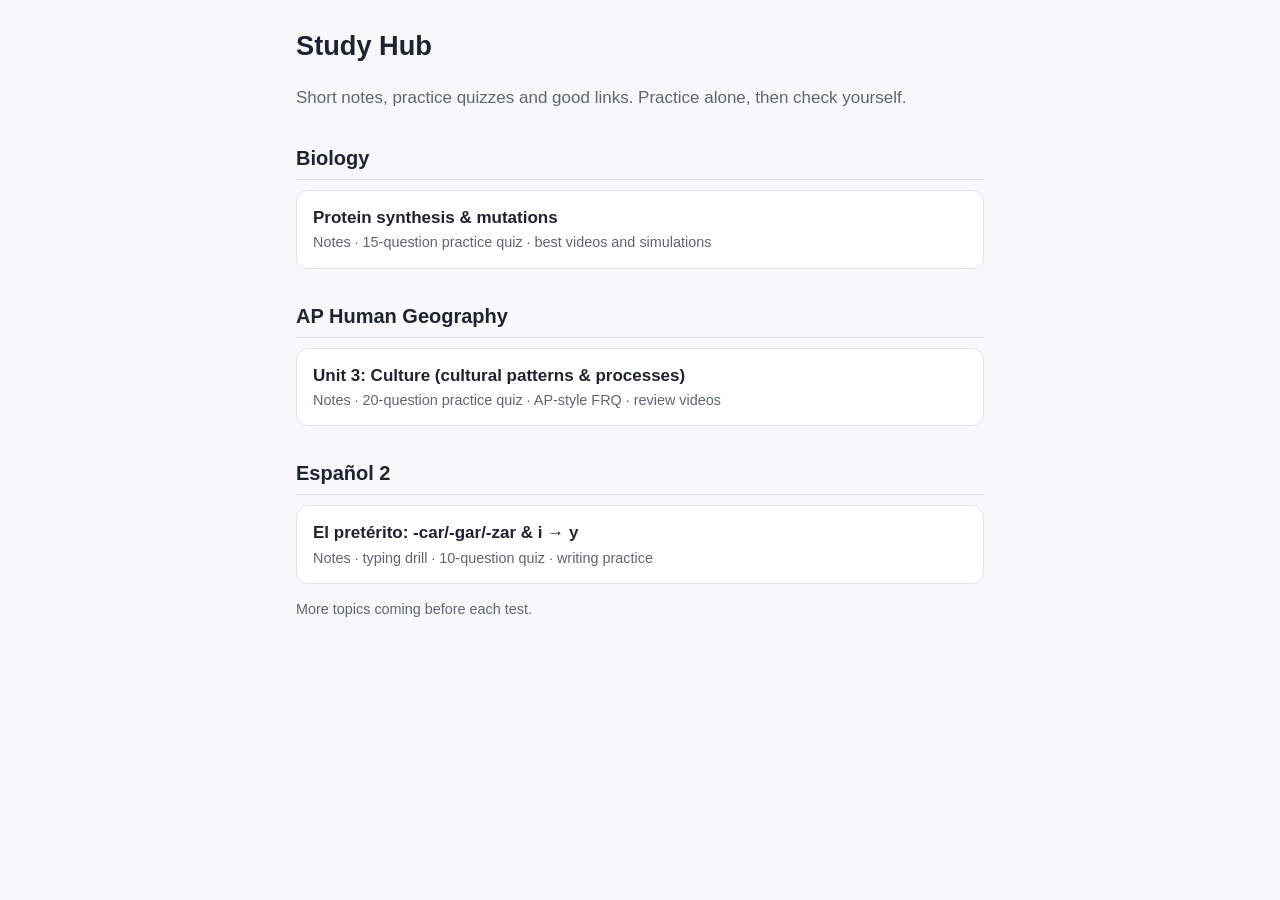
<file: index.html>
<!doctype html>
<html lang="en">
<head>
<meta charset="utf-8">
<meta name="viewport" content="width=device-width, initial-scale=1">
<title>Study Hub</title>
<link rel="stylesheet" href="style.css">
</head>
<body>
<main>
  <h1>Study Hub</h1>
  <p class="lead">Short notes, practice quizzes and good links. Practice alone, then check yourself.</p>

  <h2>Biology</h2>
  <a class="card" href="bio-mutations.html">
    <strong>Protein synthesis &amp; mutations</strong>
    <span>Notes · 15-question practice quiz · best videos and simulations</span>
  </a>

  <h2>AP Human Geography</h2>
  <a class="card" href="aphg-unit3.html">
    <strong>Unit 3: Culture (cultural patterns &amp; processes)</strong>
    <span>Notes · 20-question practice quiz · AP-style FRQ · review videos</span>
  </a>

  <h2>Español 2</h2>
  <a class="card" href="spanish-preterite.html">
    <strong>El pretérito: -car/-gar/-zar &amp; i → y</strong>
    <span>Notes · typing drill · 10-question quiz · writing practice</span>
  </a>

  <p class="muted">More topics coming before each test.</p>
</main>
</body>
</html>
</file>
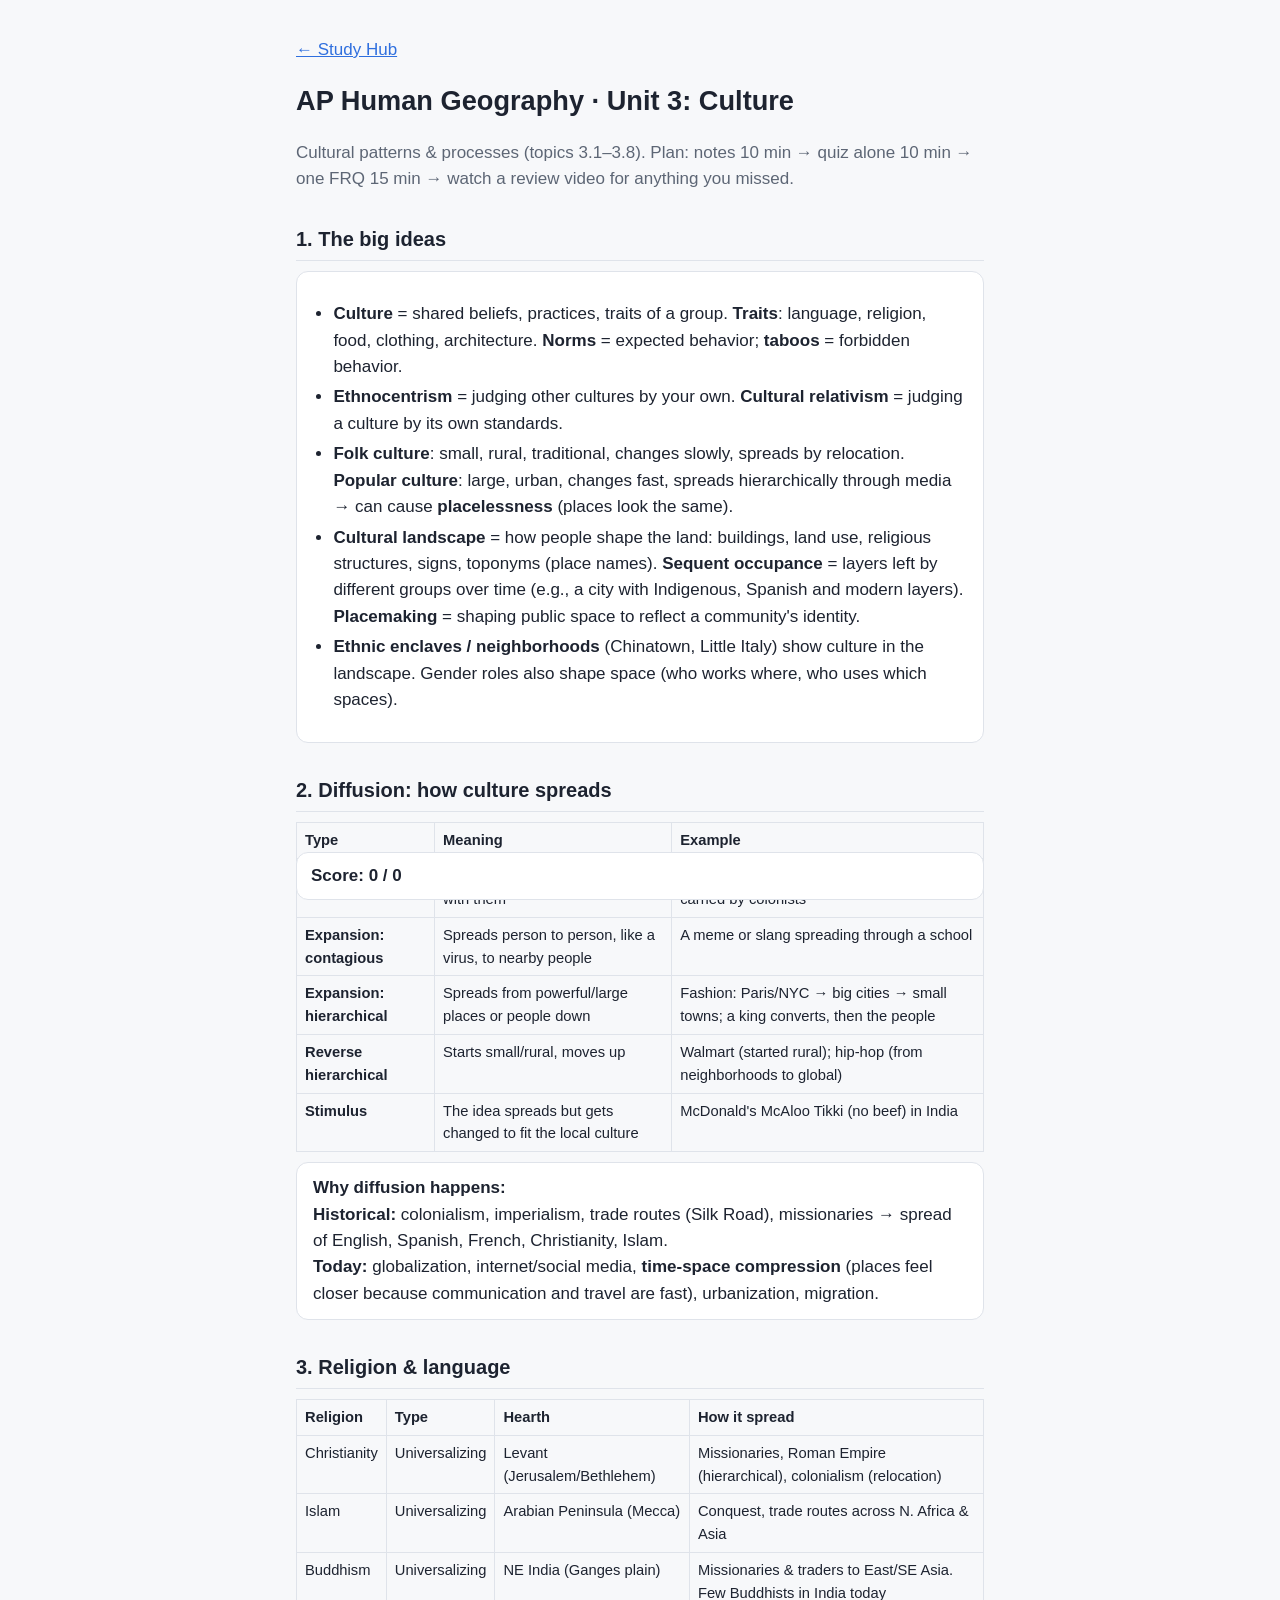
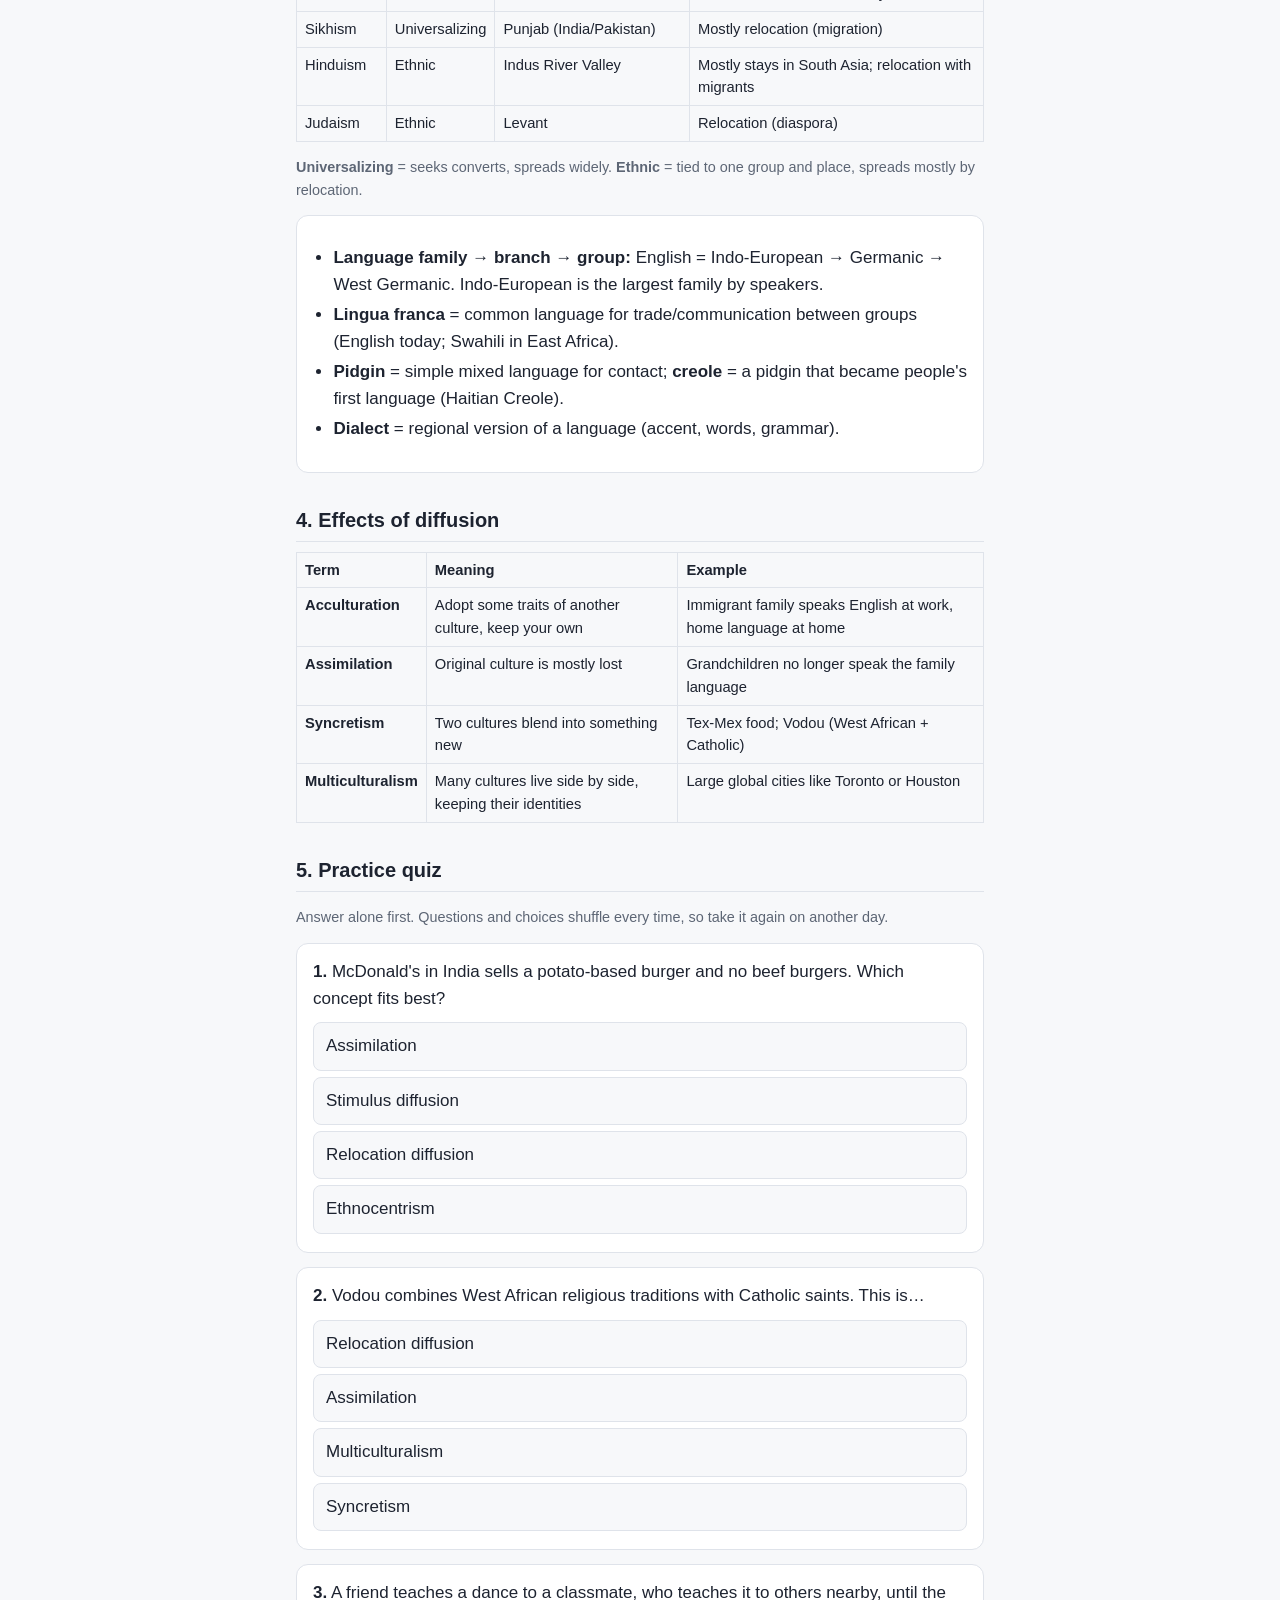
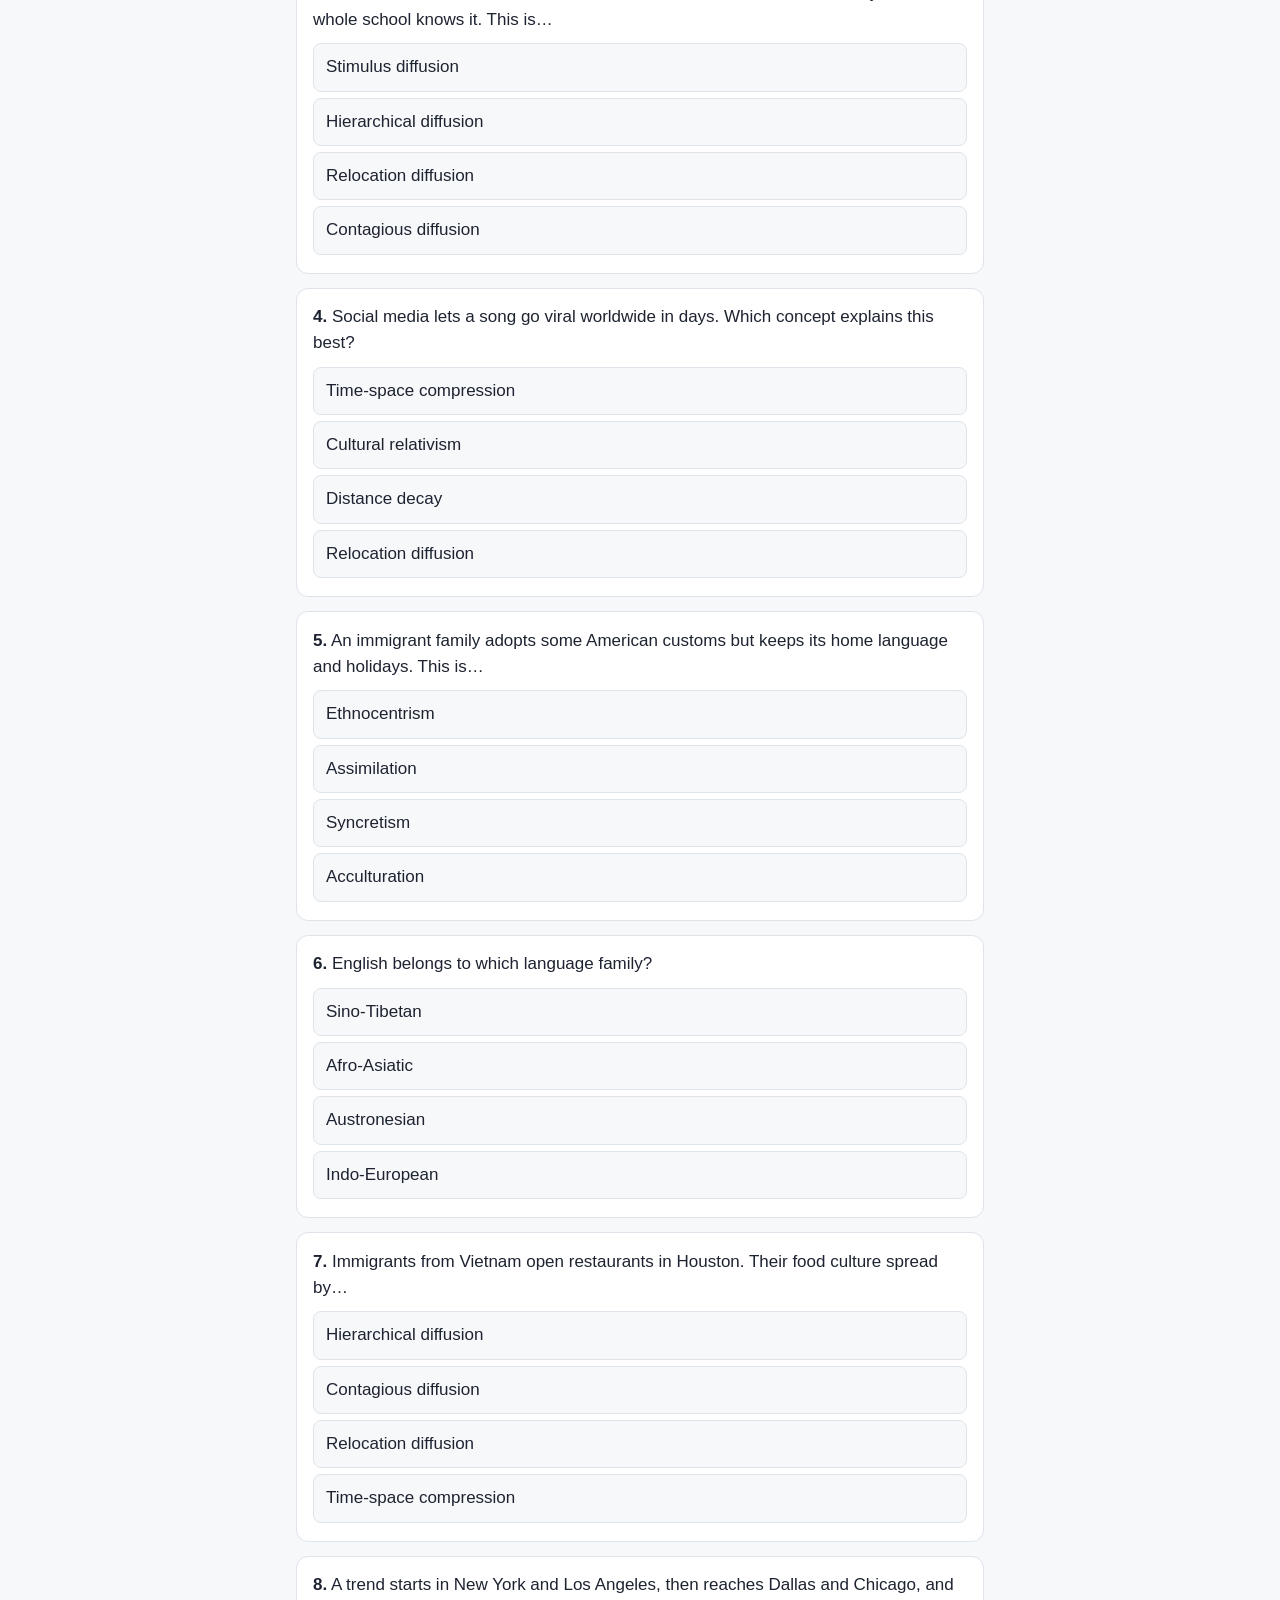
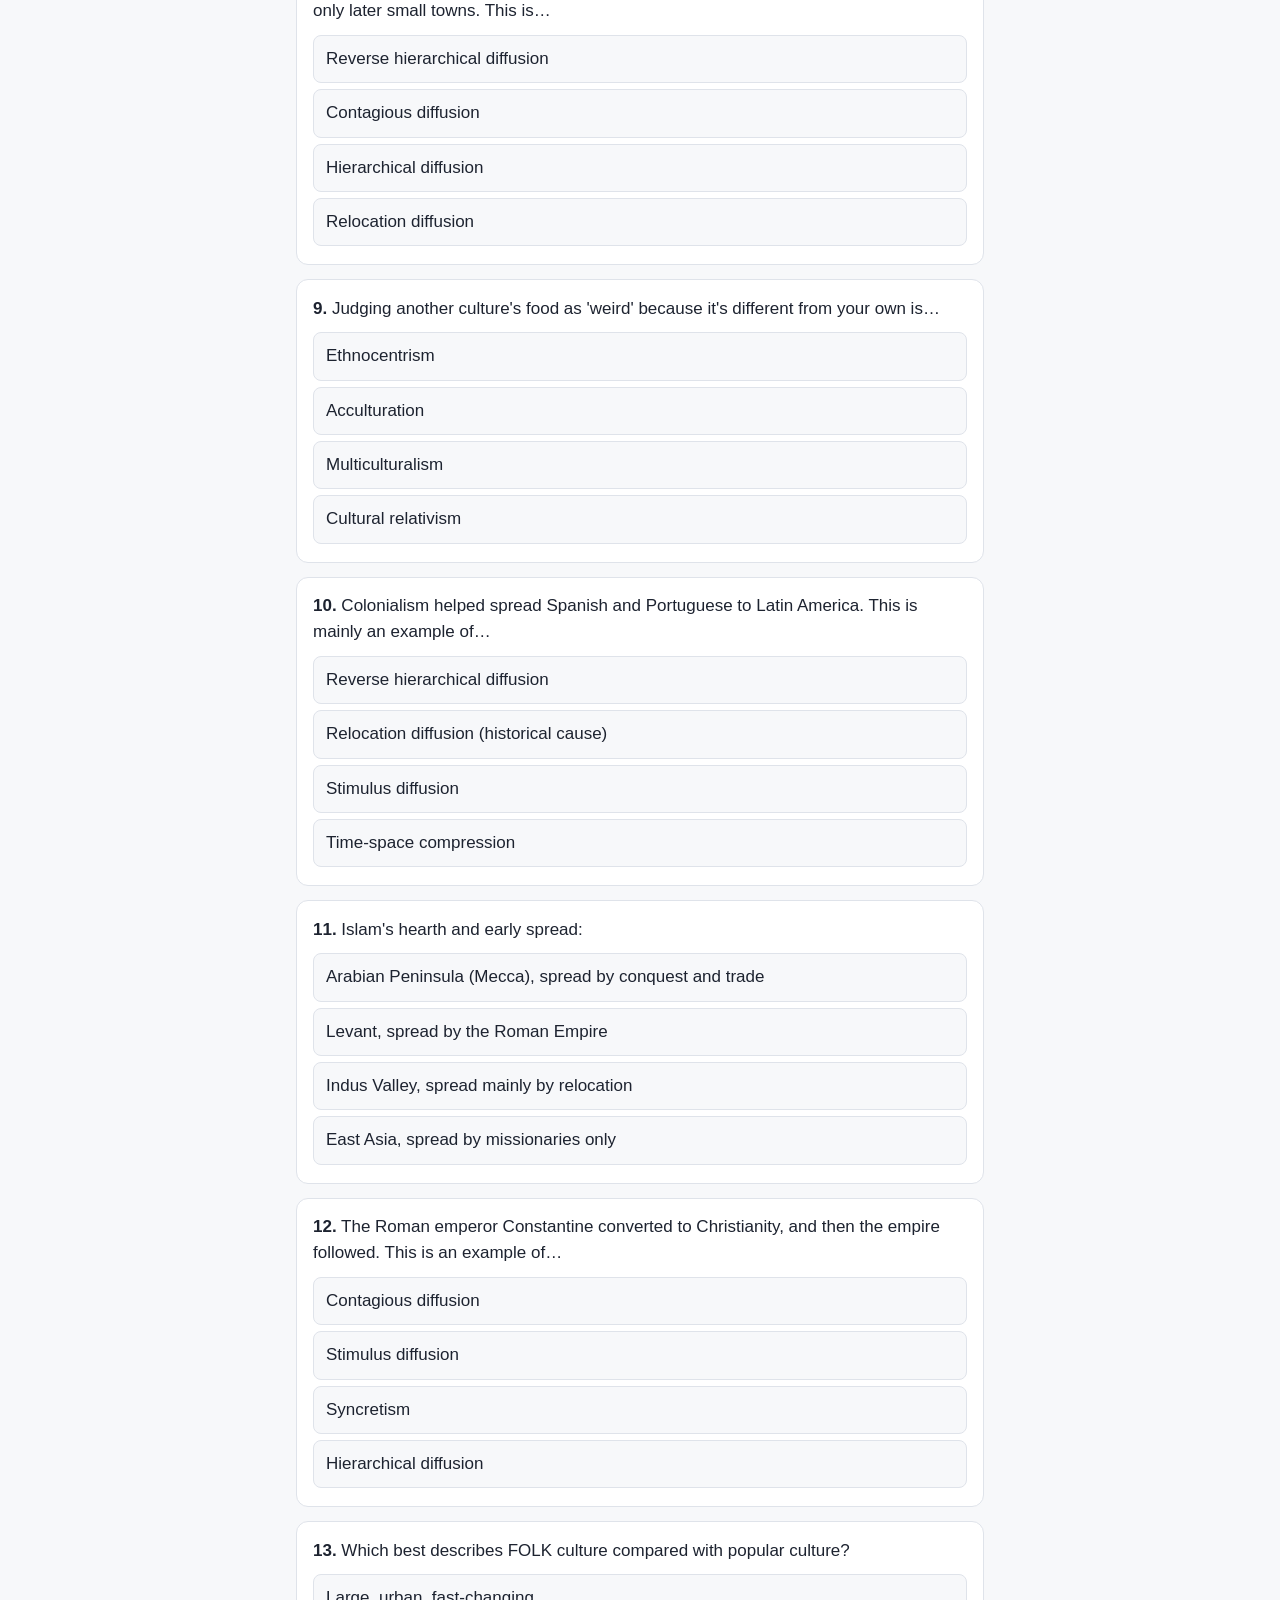
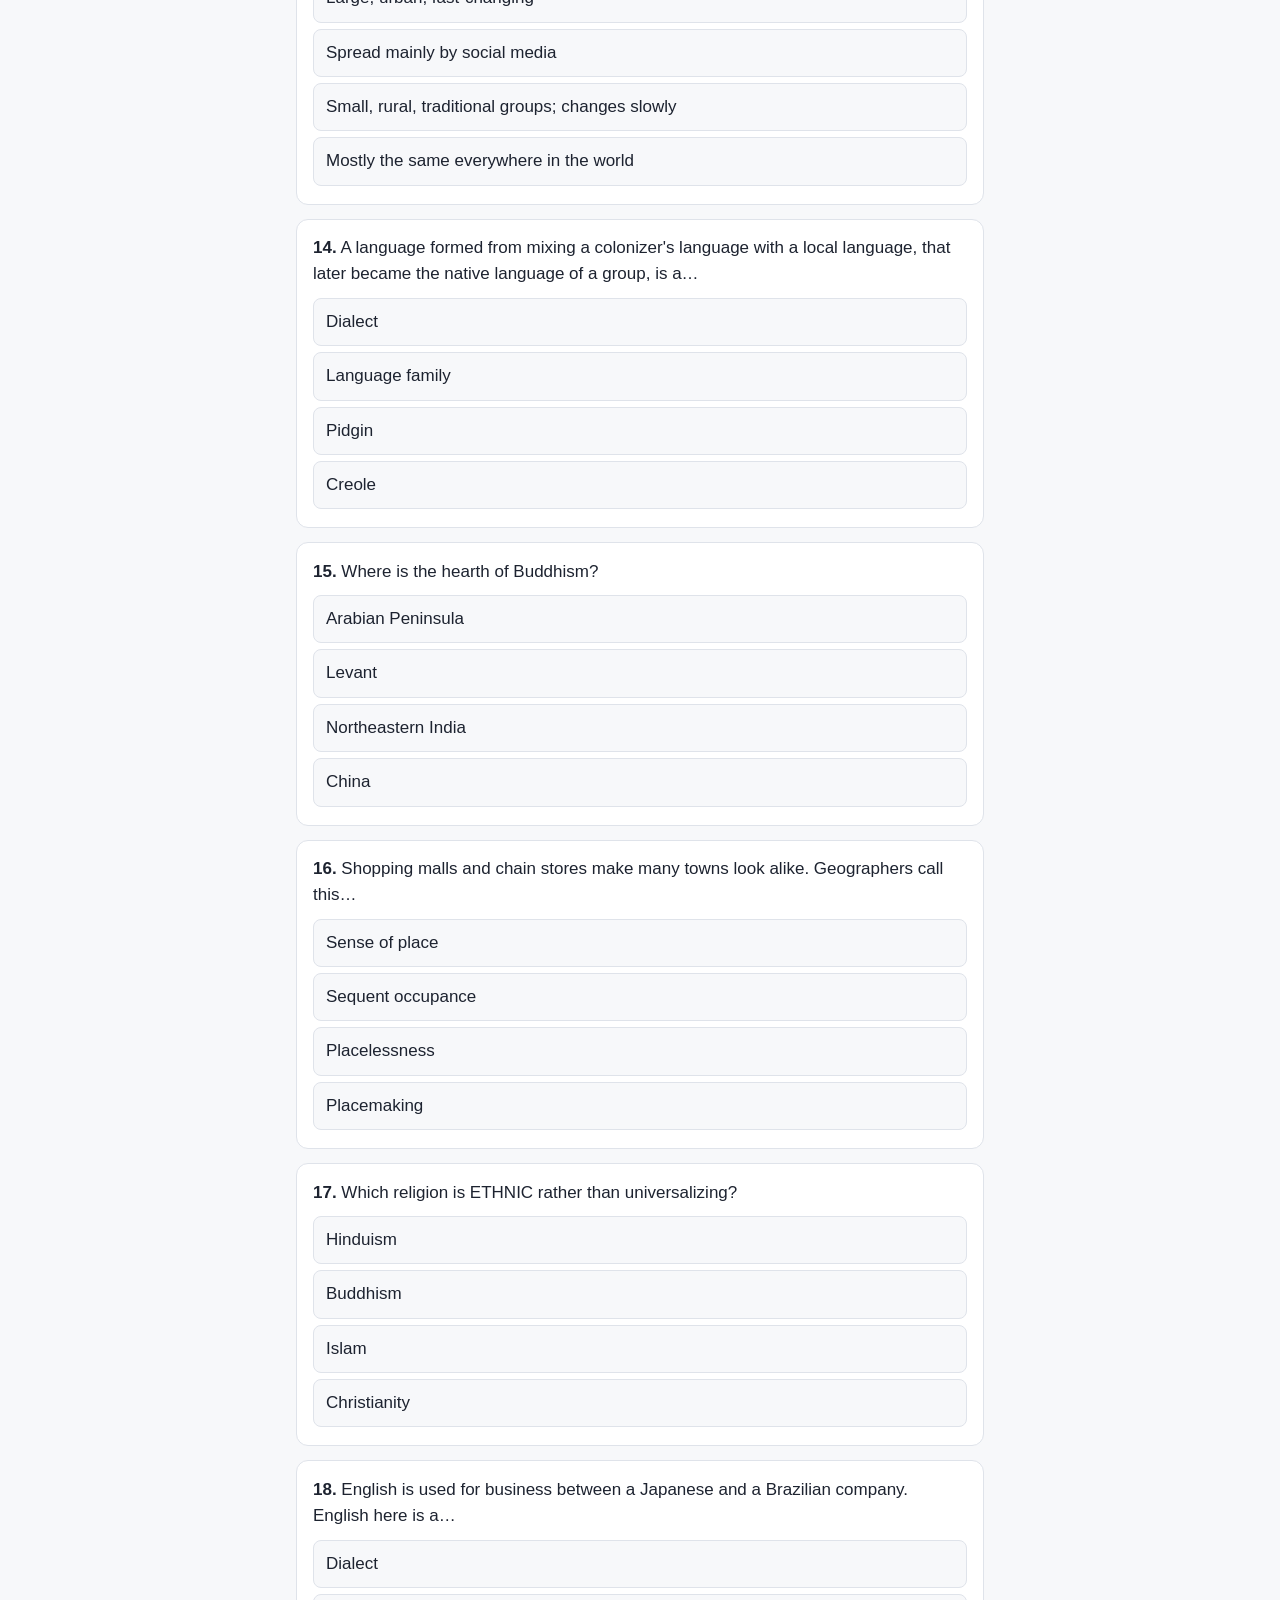
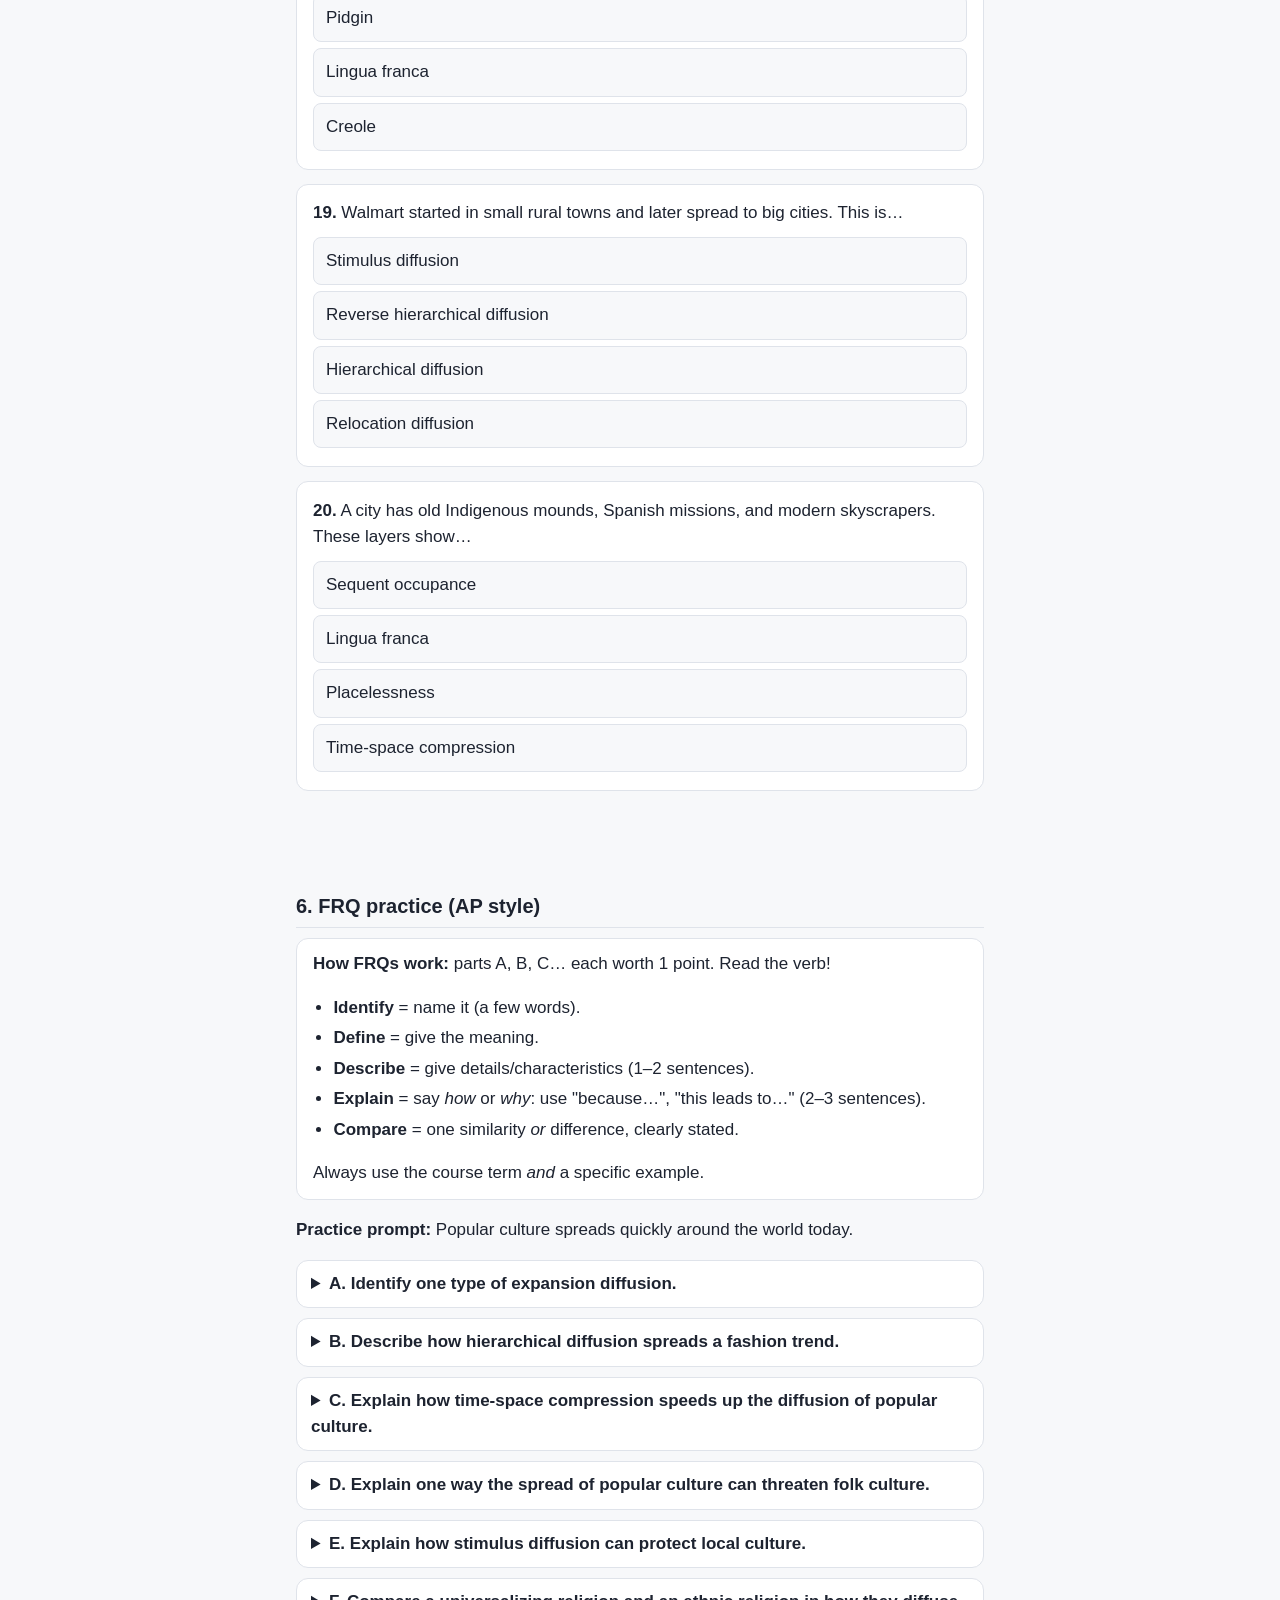
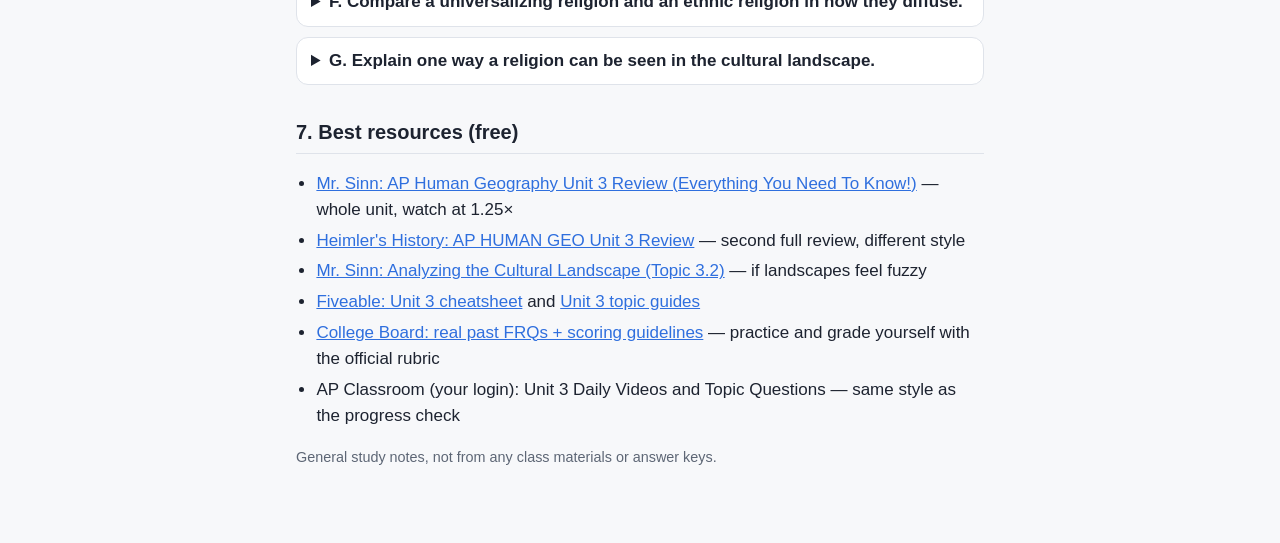
<file: aphg-unit3.html>
<!doctype html>
<html lang="en">
<head>
<meta charset="utf-8">
<meta name="viewport" content="width=device-width, initial-scale=1">
<title>APHG Unit 3 Culture</title>
<link rel="stylesheet" href="style.css">
</head>
<body>
<main>
<p><a href="index.html">← Study Hub</a></p>
<h1>AP Human Geography · Unit 3: Culture</h1>
<p class="lead">Cultural patterns &amp; processes (topics 3.1–3.8). Plan: notes 10 min → quiz alone 10 min → one FRQ 15 min → watch a review video for anything you missed.</p>

<h2>1. The big ideas</h2>
<div class="box">
<ul>
<li><strong>Culture</strong> = shared beliefs, practices, traits of a group. <strong>Traits</strong>: language, religion, food, clothing, architecture. <strong>Norms</strong> = expected behavior; <strong>taboos</strong> = forbidden behavior.</li>
<li><strong>Ethnocentrism</strong> = judging other cultures by your own. <strong>Cultural relativism</strong> = judging a culture by its own standards.</li>
<li><strong>Folk culture</strong>: small, rural, traditional, changes slowly, spreads by relocation. <strong>Popular culture</strong>: large, urban, changes fast, spreads hierarchically through media → can cause <strong>placelessness</strong> (places look the same).</li>
<li><strong>Cultural landscape</strong> = how people shape the land: buildings, land use, religious structures, signs, toponyms (place names). <strong>Sequent occupance</strong> = layers left by different groups over time (e.g., a city with Indigenous, Spanish and modern layers). <strong>Placemaking</strong> = shaping public space to reflect a community's identity.</li>
<li><strong>Ethnic enclaves / neighborhoods</strong> (Chinatown, Little Italy) show culture in the landscape. Gender roles also shape space (who works where, who uses which spaces).</li>
</ul>
</div>

<h2>2. Diffusion: how culture spreads</h2>
<table>
<tr><th>Type</th><th>Meaning</th><th>Example</th></tr>
<tr><td><strong>Relocation</strong></td><td>People move and bring culture with them</td><td>Immigrants open restaurants; Christianity carried by colonists</td></tr>
<tr><td><strong>Expansion: contagious</strong></td><td>Spreads person to person, like a virus, to nearby people</td><td>A meme or slang spreading through a school</td></tr>
<tr><td><strong>Expansion: hierarchical</strong></td><td>Spreads from powerful/large places or people down</td><td>Fashion: Paris/NYC → big cities → small towns; a king converts, then the people</td></tr>
<tr><td><strong>Reverse hierarchical</strong></td><td>Starts small/rural, moves up</td><td>Walmart (started rural); hip-hop (from neighborhoods to global)</td></tr>
<tr><td><strong>Stimulus</strong></td><td>The idea spreads but gets changed to fit the local culture</td><td>McDonald's McAloo Tikki (no beef) in India</td></tr>
</table>
<div class="box">
<strong>Why diffusion happens:</strong><br>
<strong>Historical:</strong> colonialism, imperialism, trade routes (Silk Road), missionaries → spread of English, Spanish, French, Christianity, Islam.<br>
<strong>Today:</strong> globalization, internet/social media, <strong>time-space compression</strong> (places feel closer because communication and travel are fast), urbanization, migration.
</div>

<h2>3. Religion &amp; language</h2>
<table>
<tr><th>Religion</th><th>Type</th><th>Hearth</th><th>How it spread</th></tr>
<tr><td>Christianity</td><td>Universalizing</td><td>Levant (Jerusalem/Bethlehem)</td><td>Missionaries, Roman Empire (hierarchical), colonialism (relocation)</td></tr>
<tr><td>Islam</td><td>Universalizing</td><td>Arabian Peninsula (Mecca)</td><td>Conquest, trade routes across N. Africa &amp; Asia</td></tr>
<tr><td>Buddhism</td><td>Universalizing</td><td>NE India (Ganges plain)</td><td>Missionaries &amp; traders to East/SE Asia. Few Buddhists in India today</td></tr>
<tr><td>Sikhism</td><td>Universalizing</td><td>Punjab (India/Pakistan)</td><td>Mostly relocation (migration)</td></tr>
<tr><td>Hinduism</td><td>Ethnic</td><td>Indus River Valley</td><td>Mostly stays in South Asia; relocation with migrants</td></tr>
<tr><td>Judaism</td><td>Ethnic</td><td>Levant</td><td>Relocation (diaspora)</td></tr>
</table>
<p class="muted"><strong>Universalizing</strong> = seeks converts, spreads widely. <strong>Ethnic</strong> = tied to one group and place, spreads mostly by relocation.</p>
<div class="box">
<ul>
<li><strong>Language family → branch → group:</strong> English = Indo-European → Germanic → West Germanic. Indo-European is the largest family by speakers.</li>
<li><strong>Lingua franca</strong> = common language for trade/communication between groups (English today; Swahili in East Africa).</li>
<li><strong>Pidgin</strong> = simple mixed language for contact; <strong>creole</strong> = a pidgin that became people's first language (Haitian Creole).</li>
<li><strong>Dialect</strong> = regional version of a language (accent, words, grammar).</li>
</ul>
</div>

<h2>4. Effects of diffusion</h2>
<table>
<tr><th>Term</th><th>Meaning</th><th>Example</th></tr>
<tr><td><strong>Acculturation</strong></td><td>Adopt some traits of another culture, keep your own</td><td>Immigrant family speaks English at work, home language at home</td></tr>
<tr><td><strong>Assimilation</strong></td><td>Original culture is mostly lost</td><td>Grandchildren no longer speak the family language</td></tr>
<tr><td><strong>Syncretism</strong></td><td>Two cultures blend into something new</td><td>Tex-Mex food; Vodou (West African + Catholic)</td></tr>
<tr><td><strong>Multiculturalism</strong></td><td>Many cultures live side by side, keeping their identities</td><td>Large global cities like Toronto or Houston</td></tr>
</table>

<h2>5. Practice quiz</h2>
<p class="muted">Answer alone first. Questions and choices shuffle every time, so take it again on another day.</p>
<div id="quiz"></div>
<div id="score">Score: 0 / 0</div>

<h2>6. FRQ practice (AP style)</h2>
<div class="box">
<strong>How FRQs work:</strong> parts A, B, C… each worth 1 point. Read the verb!
<ul>
<li><strong>Identify</strong> = name it (a few words).</li>
<li><strong>Define</strong> = give the meaning.</li>
<li><strong>Describe</strong> = give details/characteristics (1–2 sentences).</li>
<li><strong>Explain</strong> = say <em>how</em> or <em>why</em>: use "because…", "this leads to…" (2–3 sentences).</li>
<li><strong>Compare</strong> = one similarity <em>or</em> difference, clearly stated.</li>
</ul>
Always use the course term <em>and</em> a specific example.
</div>
<p><strong>Practice prompt:</strong> Popular culture spreads quickly around the world today.</p>
<details><summary>A. Identify one type of expansion diffusion.</summary>
<p><strong>Check:</strong> contagious, hierarchical, or stimulus (reverse hierarchical also counts as hierarchical).</p></details>
<details><summary>B. Describe how hierarchical diffusion spreads a fashion trend.</summary>
<p><strong>Check:</strong> starts in a large/influential place or with celebrities (NYC, Paris), then moves to other large cities, then to smaller towns — skips over nearby rural places.</p></details>
<details><summary>C. Explain how time-space compression speeds up the diffusion of popular culture.</summary>
<p><strong>Check:</strong> the internet/social media/fast travel shrink the time it takes for ideas to move, so a song or trend can reach the whole world in days instead of years, regardless of distance.</p></details>
<details><summary>D. Explain one way the spread of popular culture can threaten folk culture.</summary>
<p><strong>Check:</strong> people adopt global brands/media, so local traditions (crafts, dress, language, food) lose users → assimilation or loss of local identity → placelessness.</p></details>
<details><summary>E. Explain how stimulus diffusion can protect local culture.</summary>
<p><strong>Check:</strong> the global idea is changed to fit local values (e.g., no beef menu items in India), so the local norm/taboo is kept while the new product spreads.</p></details>
<details><summary>F. Compare a universalizing religion and an ethnic religion in how they diffuse.</summary>
<p><strong>Check:</strong> universalizing (Christianity/Islam/Buddhism) seeks converts → expansion + relocation across many regions; ethnic (Hinduism/Judaism) doesn't seek converts → mostly relocation with migrants, stays concentrated near its hearth.</p></details>
<details><summary>G. Explain one way a religion can be seen in the cultural landscape.</summary>
<p><strong>Check:</strong> sacred buildings (mosques with minarets, churches with steeples, Hindu temples), cemeteries, pilgrimage sites (Mecca, the Ganges), place names (San Antonio, St. Louis) — and say what it shows about the people there.</p></details>

<h2>7. Best resources (free)</h2>
<ul>
<li><a href="https://www.youtube.com/watch?v=VWYtsC8T99w">Mr. Sinn: AP Human Geography Unit 3 Review (Everything You Need To Know!)</a> — whole unit, watch at 1.25×</li>
<li><a href="https://www.youtube.com/watch?v=gSNFT_5M9yo">Heimler's History: AP HUMAN GEO Unit 3 Review</a> — second full review, different style</li>
<li><a href="https://www.youtube.com/watch?v=d8plS11eeOA">Mr. Sinn: Analyzing the Cultural Landscape (Topic 3.2)</a> — if landscapes feel fuzzy</li>
<li><a href="https://fiveable.me/ap-hug/cheatsheets/unit-3">Fiveable: Unit 3 cheatsheet</a> and <a href="https://fiveable.me/ap-hug/unit-3">Unit 3 topic guides</a></li>
<li><a href="https://apcentral.collegeboard.org/courses/ap-human-geography/exam/past-exam-questions">College Board: real past FRQs + scoring guidelines</a> — practice and grade yourself with the official rubric</li>
<li>AP Classroom (your login): Unit 3 Daily Videos and Topic Questions — same style as the progress check</li>
</ul>
<p class="muted">General study notes, not from any class materials or answer keys.</p>
</main>

<script>
const Q = [
 ["A friend teaches a dance to a classmate, who teaches it to others nearby, until the whole school knows it. This is…",
  ["Contagious diffusion","Hierarchical diffusion","Relocation diffusion","Stimulus diffusion"],0,
  "Person to person, spreading outward to nearby people — like a virus."],
 ["A trend starts in New York and Los Angeles, then reaches Dallas and Chicago, and only later small towns. This is…",
  ["Hierarchical diffusion","Contagious diffusion","Relocation diffusion","Reverse hierarchical diffusion"],0,
  "It moves from the largest/most influential places down the 'ladder', skipping nearby small places."],
 ["McDonald's in India sells a potato-based burger and no beef burgers. Which concept fits best?",
  ["Stimulus diffusion","Relocation diffusion","Assimilation","Ethnocentrism"],0,
  "The idea (fast-food burgers) spread, but it was changed to fit local culture (Hindu taboo on eating beef)."],
 ["Immigrants from Vietnam open restaurants in Houston. Their food culture spread by…",
  ["Relocation diffusion","Hierarchical diffusion","Contagious diffusion","Time-space compression"],0,
  "The people physically moved and brought their culture with them."],
 ["Walmart started in small rural towns and later spread to big cities. This is…",
  ["Reverse hierarchical diffusion","Hierarchical diffusion","Relocation diffusion","Stimulus diffusion"],0,
  "It moved from smaller, less influential places up to large ones."],
 ["Which religion is ETHNIC rather than universalizing?",
  ["Hinduism","Christianity","Islam","Buddhism"],0,
  "Hinduism is tied to a people and region (South Asia) and does not actively seek converts."],
 ["Where is the hearth of Buddhism?",
  ["Northeastern India","Arabian Peninsula","China","Levant"],0,
  "Buddhism began in NE India (Ganges plain), then spread to East and Southeast Asia — today few Buddhists live in India."],
 ["Islam's hearth and early spread:",
  ["Arabian Peninsula (Mecca), spread by conquest and trade","Levant, spread by the Roman Empire","Indus Valley, spread mainly by relocation","East Asia, spread by missionaries only"],0,
  "Islam began in Mecca and spread across North Africa and Asia through expansion, conquest and trade routes."],
 ["The Roman emperor Constantine converted to Christianity, and then the empire followed. This is an example of…",
  ["Hierarchical diffusion","Contagious diffusion","Stimulus diffusion","Syncretism"],0,
  "The religion spread from a powerful leader down to the people."],
 ["English is used for business between a Japanese and a Brazilian company. English here is a…",
  ["Lingua franca","Creole","Dialect","Pidgin"],0,
  "A lingua franca is a shared language people use to communicate when their native languages differ."],
 ["A language formed from mixing a colonizer's language with a local language, that later became the native language of a group, is a…",
  ["Creole","Pidgin","Dialect","Language family"],0,
  "A pidgin is simplified and nobody's first language; once children grow up speaking it as a first language, it's a creole."],
 ["An immigrant family adopts some American customs but keeps its home language and holidays. This is…",
  ["Acculturation","Assimilation","Syncretism","Ethnocentrism"],0,
  "Acculturation = adopting some traits while keeping your own. Assimilation = losing your original culture."],
 ["Vodou combines West African religious traditions with Catholic saints. This is…",
  ["Syncretism","Assimilation","Multiculturalism","Relocation diffusion"],0,
  "Syncretism blends elements of two cultures into something new."],
 ["A city has old Indigenous mounds, Spanish missions, and modern skyscrapers. These layers show…",
  ["Sequent occupance","Placelessness","Time-space compression","Lingua franca"],0,
  "Sequent occupance = each group that lived there left its mark on the landscape."],
 ["Shopping malls and chain stores make many towns look alike. Geographers call this…",
  ["Placelessness","Placemaking","Sense of place","Sequent occupance"],0,
  "Placelessness = loss of local uniqueness as places look the same (often due to popular culture)."],
 ["Social media lets a song go viral worldwide in days. Which concept explains this best?",
  ["Time-space compression","Distance decay","Relocation diffusion","Cultural relativism"],0,
  "Technology shrinks the time/distance barrier, so ideas spread much faster (less distance decay)."],
 ["Judging another culture's food as 'weird' because it's different from your own is…",
  ["Ethnocentrism","Cultural relativism","Acculturation","Multiculturalism"],0,
  "Ethnocentrism = judging others by your own culture's standards. Cultural relativism = understanding a culture on its own terms."],
 ["Which best describes FOLK culture compared with popular culture?",
  ["Small, rural, traditional groups; changes slowly","Large, urban, fast-changing","Spread mainly by social media","Mostly the same everywhere in the world"],0,
  "Folk culture is local and traditional; popular culture is widespread and changes quickly."],
 ["English belongs to which language family?",
  ["Indo-European","Sino-Tibetan","Afro-Asiatic","Austronesian"],0,
  "English: Indo-European family → Germanic branch → West Germanic group."],
 ["Colonialism helped spread Spanish and Portuguese to Latin America. This is mainly an example of…",
  ["Relocation diffusion (historical cause)","Time-space compression","Stimulus diffusion","Reverse hierarchical diffusion"],0,
  "Colonizers moved there and brought language, religion and customs — a historical cause of diffusion."]
];
const shuffle=a=>{for(let i=a.length-1;i>0;i--){const j=Math.floor(Math.random()*(i+1));[a[i],a[j]]=[a[j],a[i]]}return a};
let right=0,done=0;
const quiz=document.getElementById('quiz'),score=document.getElementById('score');
shuffle(Q.slice()).forEach((q,n)=>{
  const d=document.createElement('div');d.className='q';
  d.innerHTML=`<p><strong>${n+1}.</strong> ${q[0]}</p>`;
  const opts=shuffle(q[1].map((t,i)=>({t,ok:i===q[2]})));
  opts.forEach(o=>{
    const b=document.createElement('button');b.textContent=o.t;
    b.onclick=()=>{
      if(d.classList.contains('done'))return;
      d.classList.add('done');done++;
      if(o.ok){right++;b.classList.add('right')}else{b.classList.add('wrong');
        [...d.querySelectorAll('button')].forEach((x,k)=>{if(opts[k].ok)x.classList.add('right')})}
      score.textContent=`Score: ${right} / ${done}`+(done===Q.length?`  ·  ${Math.round(100*right/done)}%`:'');
    };
    d.appendChild(b);
  });
  const w=document.createElement('div');w.className='why';w.textContent='Why: '+q[3];d.appendChild(w);
  quiz.appendChild(d);
});
</script>
</body>
</html>
</file>
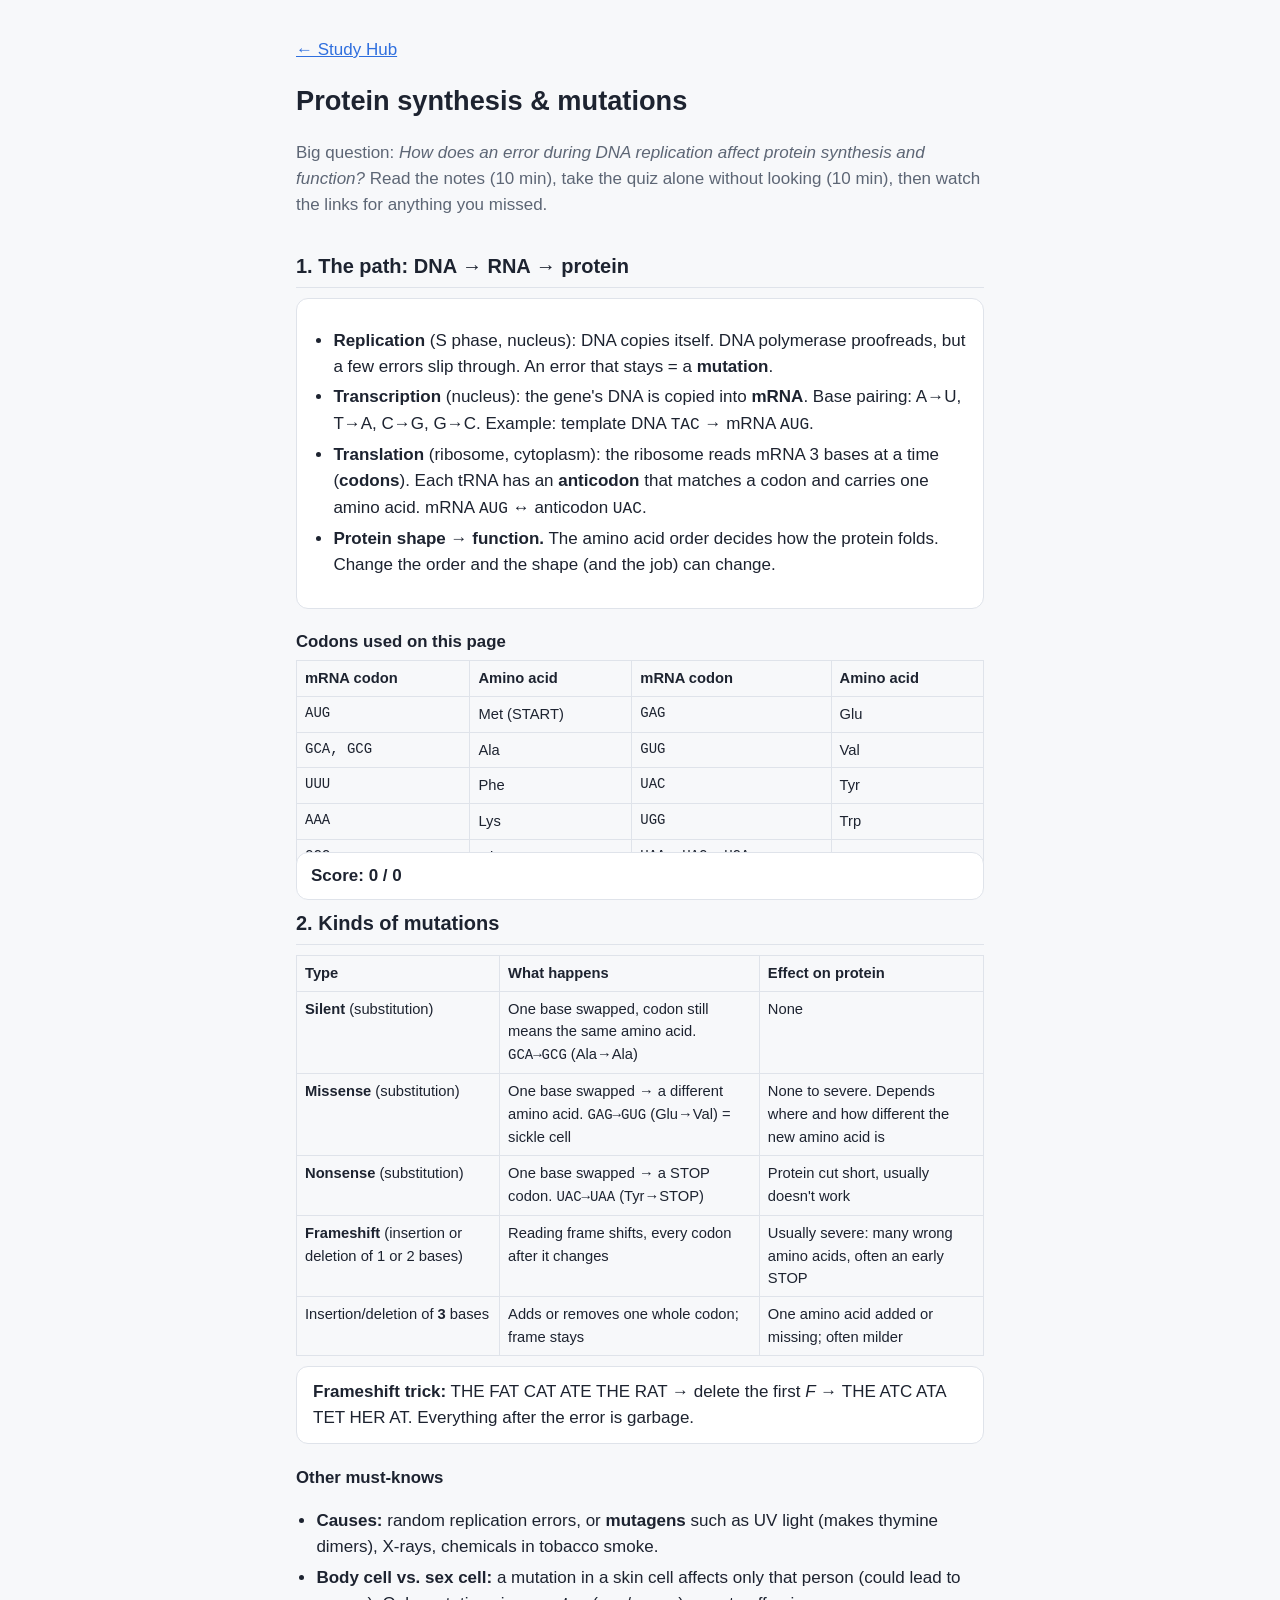
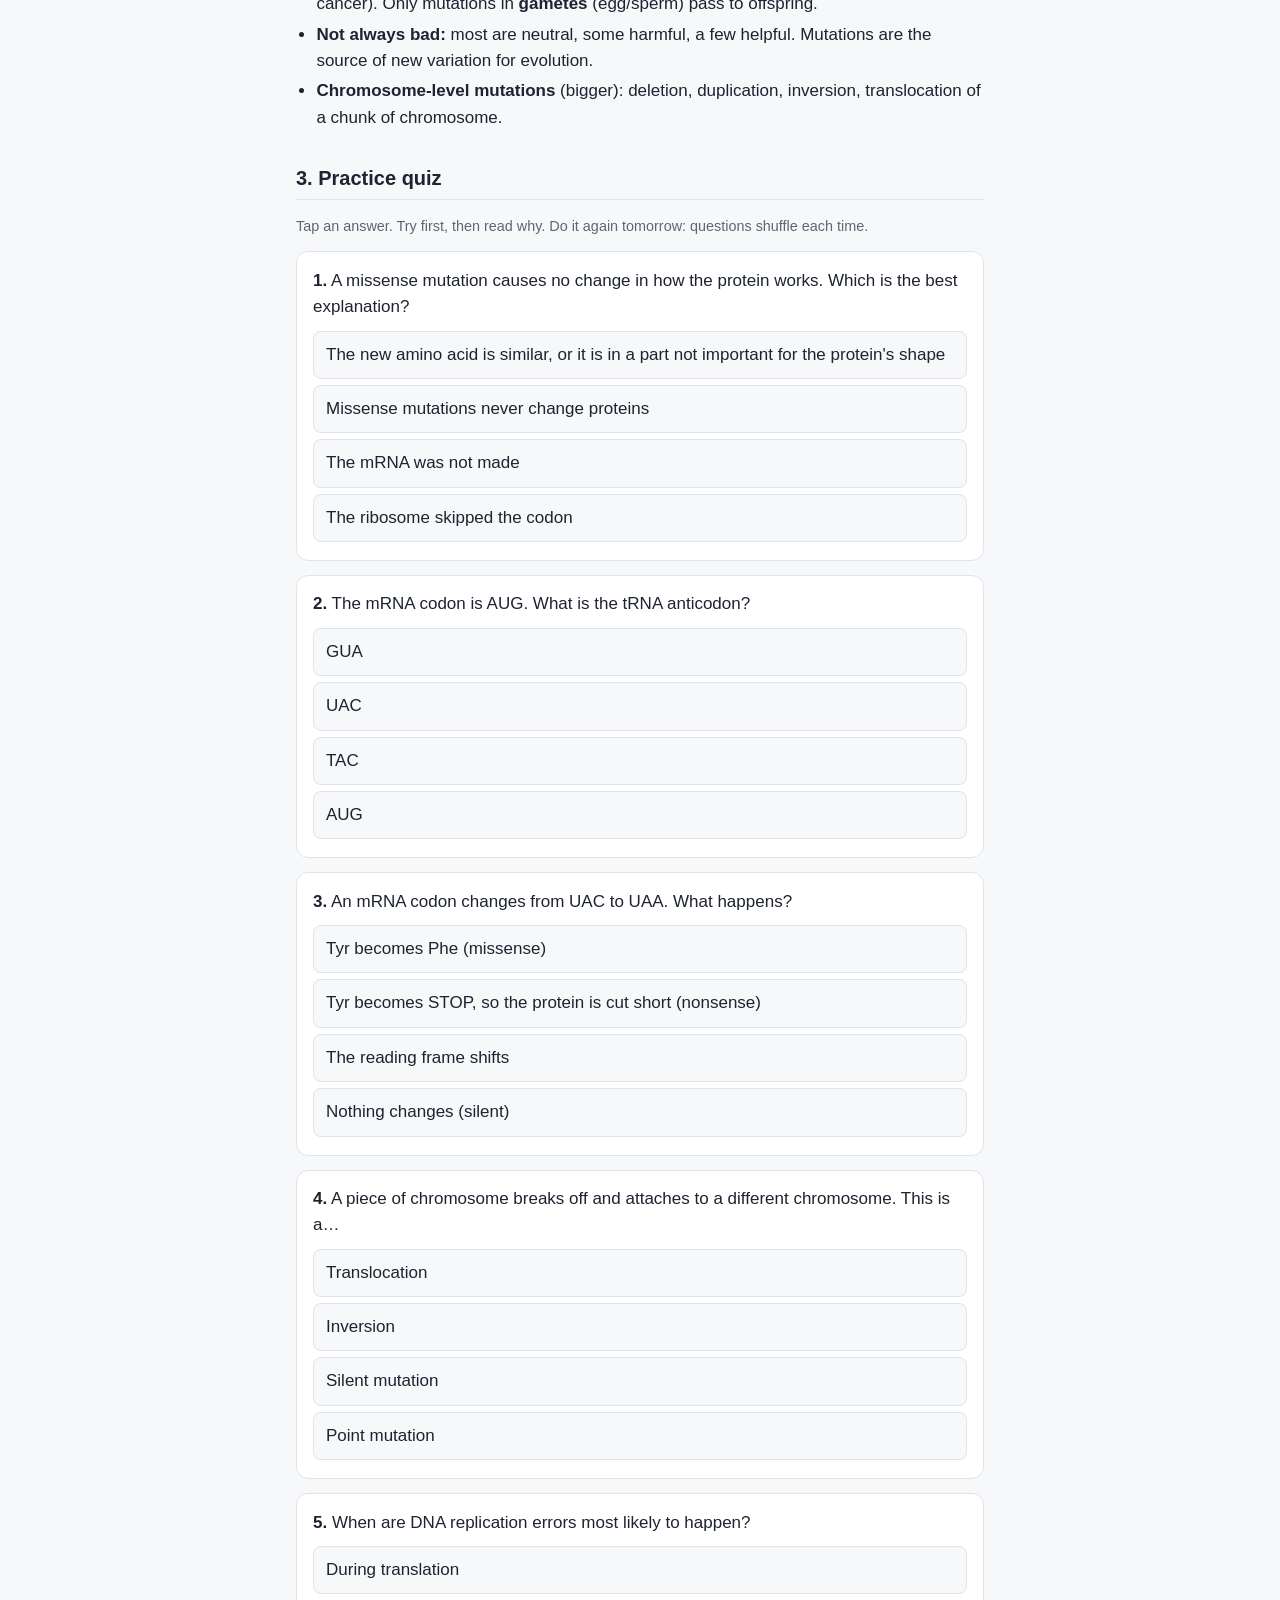
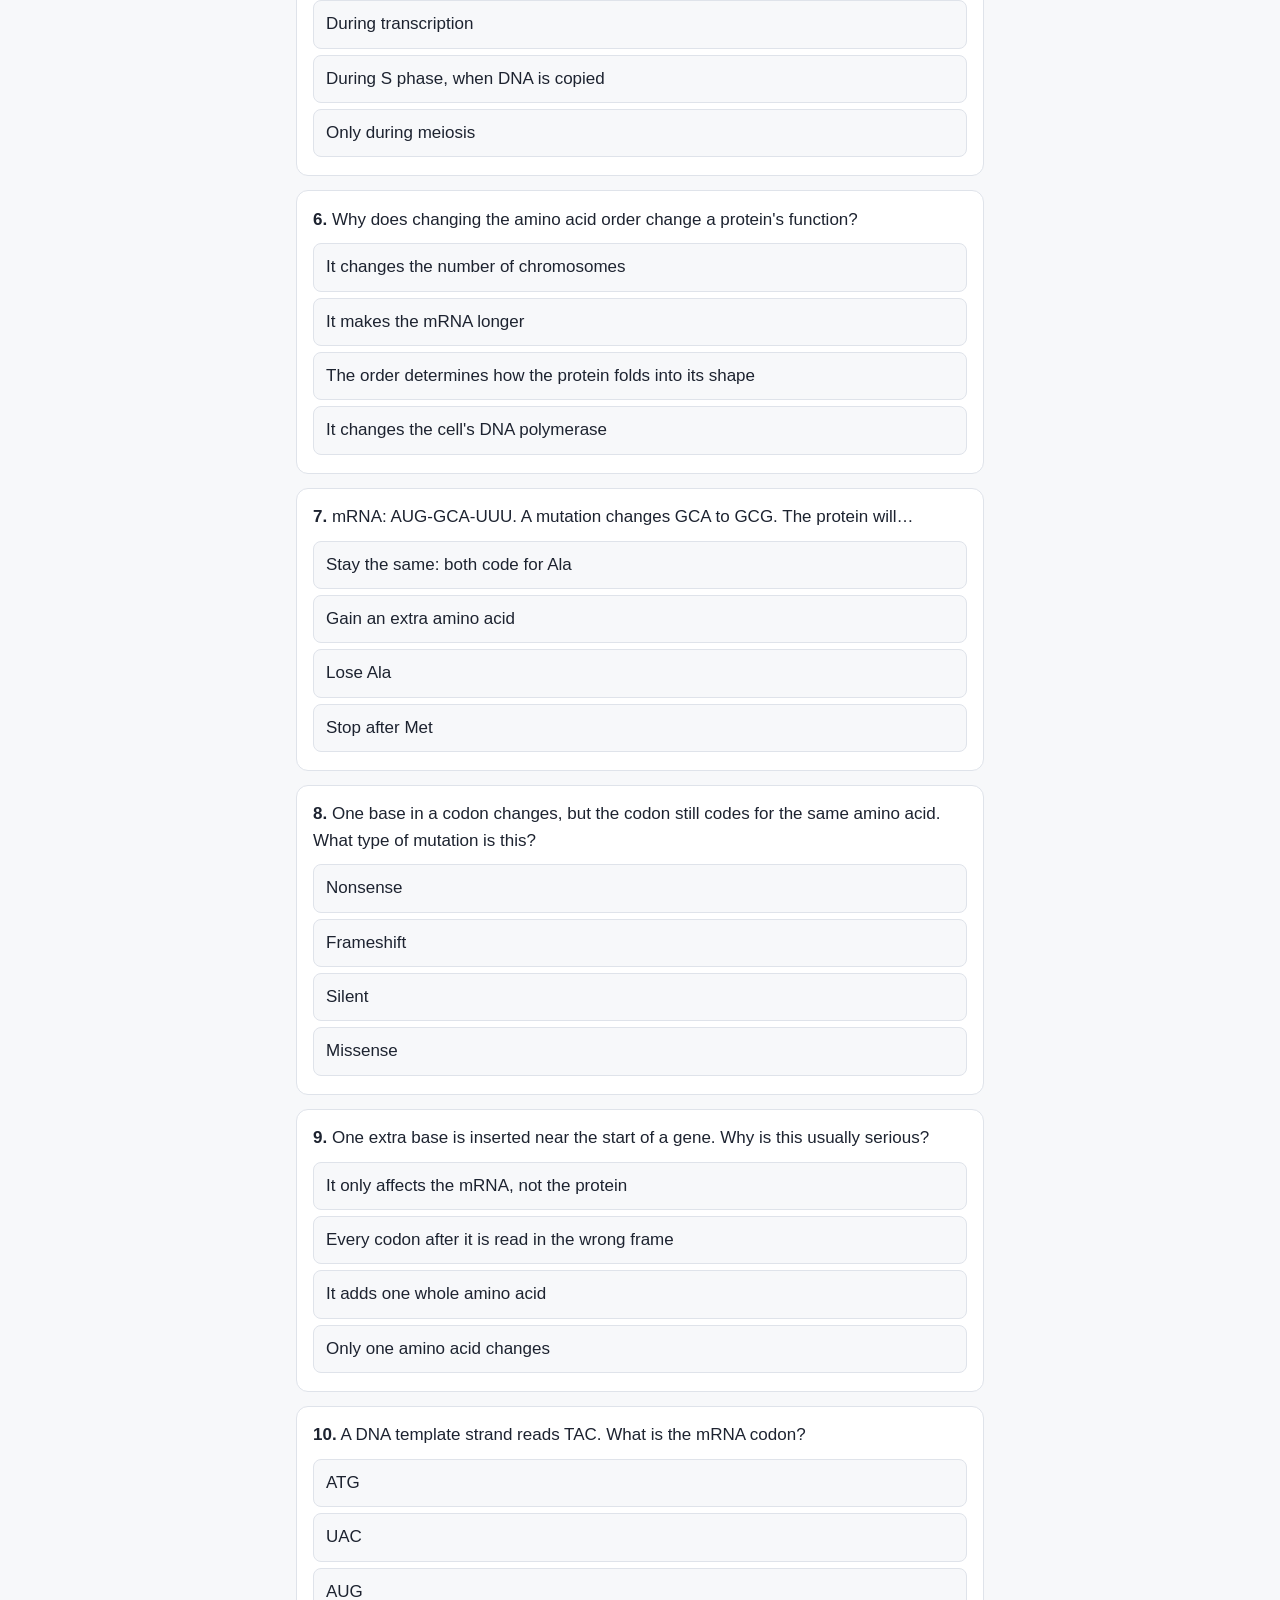
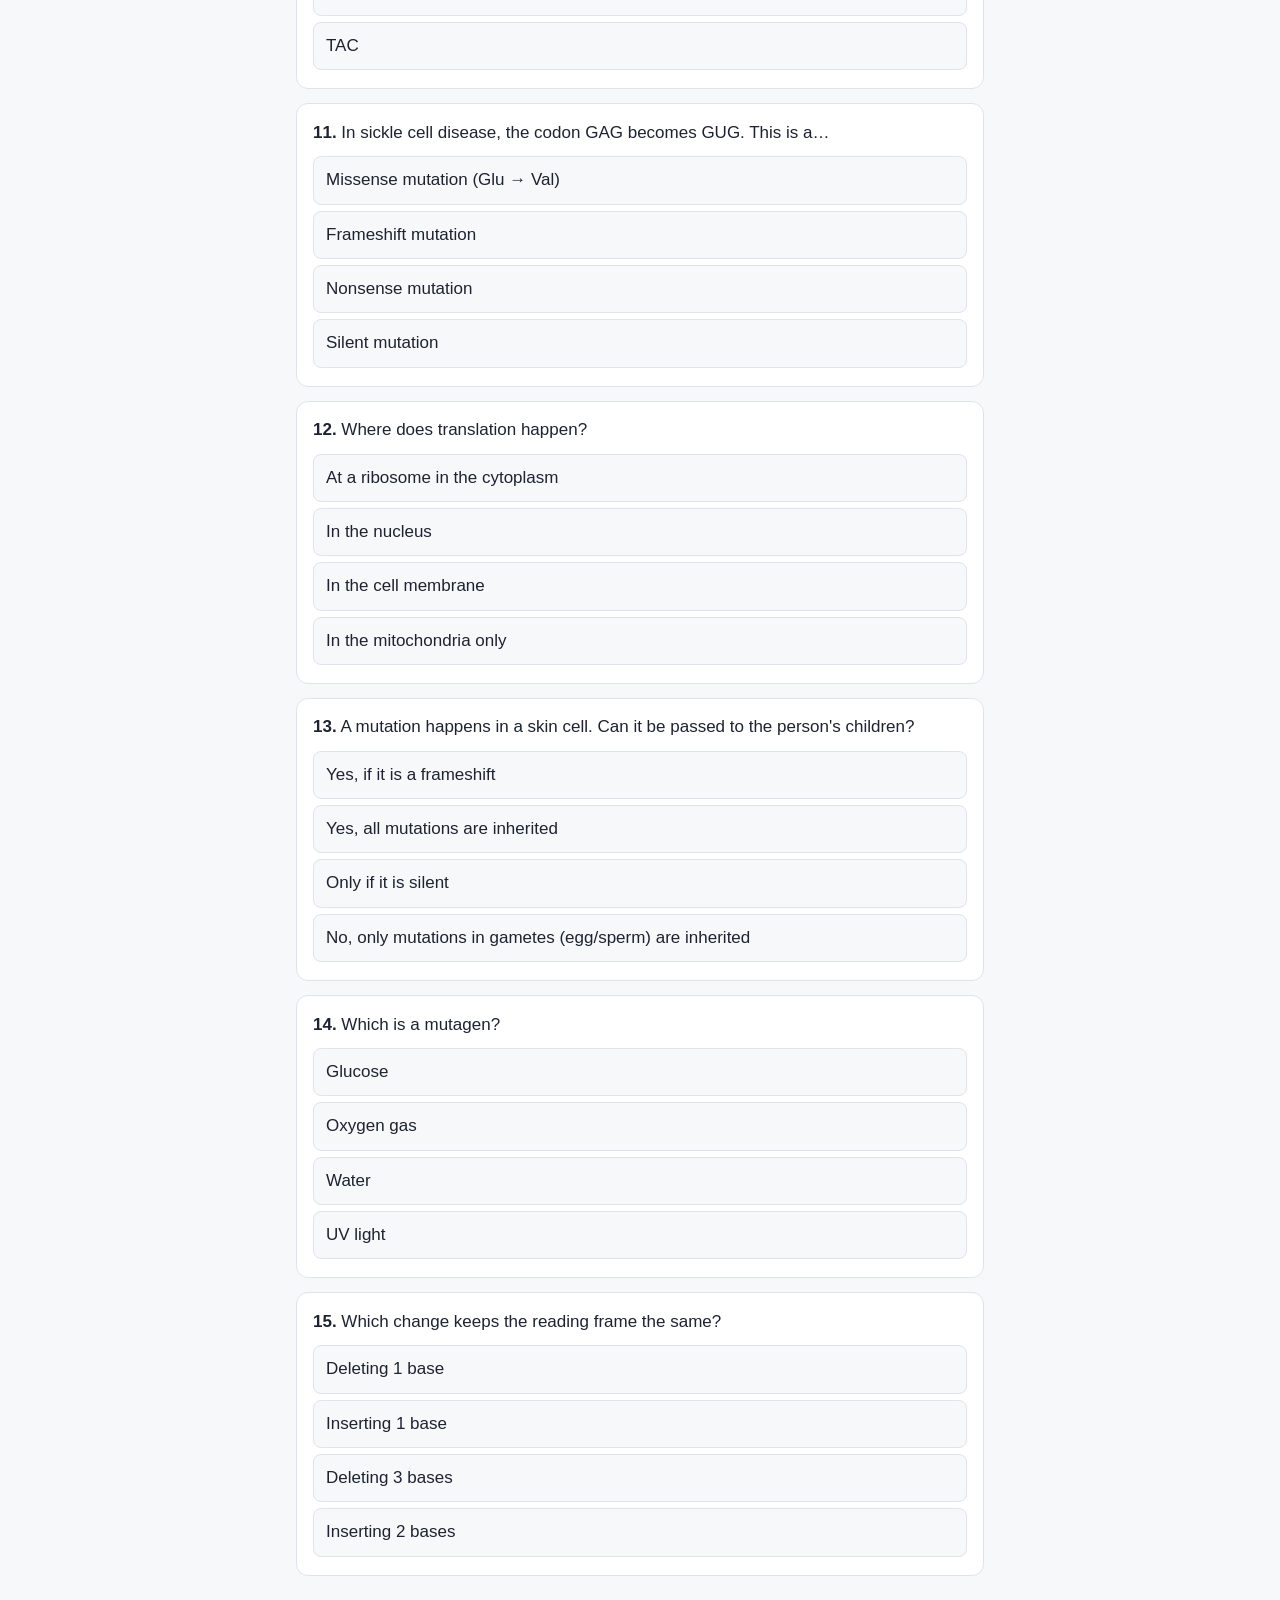
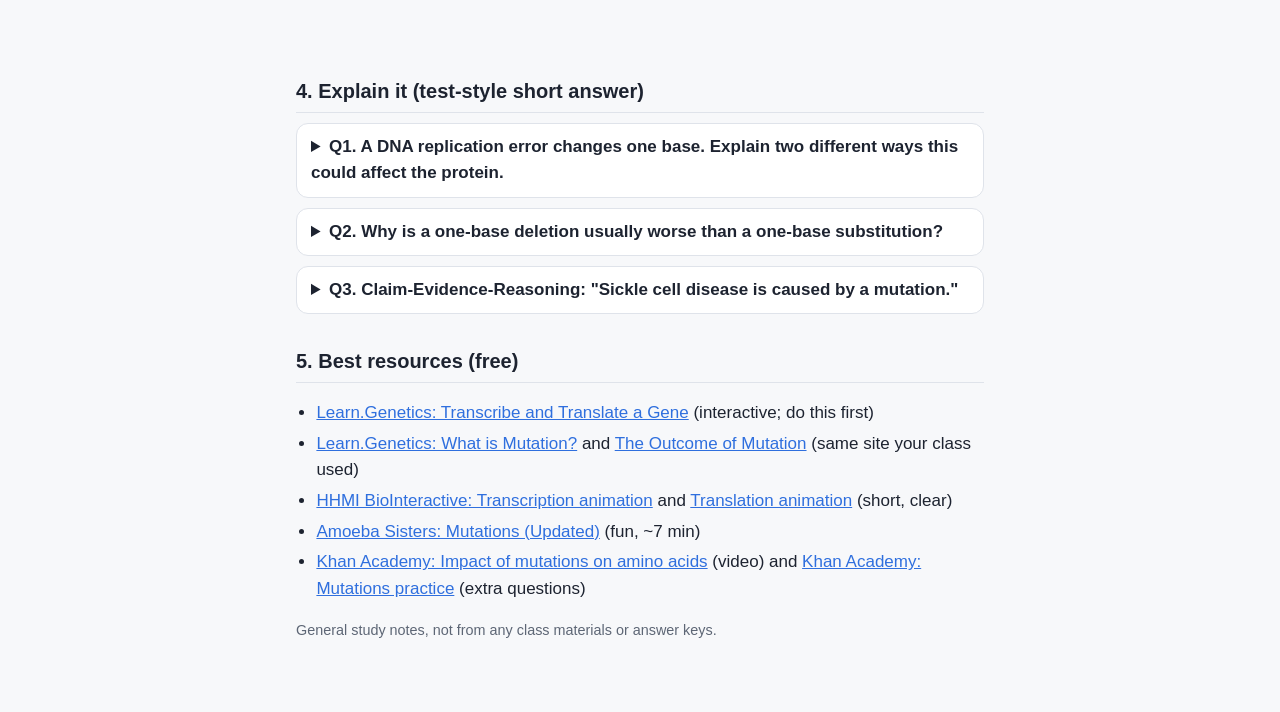
<file: bio-mutations.html>
<!doctype html>
<html lang="en">
<head>
<meta charset="utf-8">
<meta name="viewport" content="width=device-width, initial-scale=1">
<title>Mutations Practice</title>
<link rel="stylesheet" href="style.css">
</head>
<body>
<main>
<p><a href="index.html">← Study Hub</a></p>
<h1>Protein synthesis &amp; mutations</h1>
<p class="lead">Big question: <em>How does an error during DNA replication affect protein synthesis and function?</em> Read the notes (10 min), take the quiz alone without looking (10 min), then watch the links for anything you missed.</p>

<h2>1. The path: DNA → RNA → protein</h2>
<div class="box">
<ul>
<li><strong>Replication</strong> (S phase, nucleus): DNA copies itself. DNA polymerase proofreads, but a few errors slip through. An error that stays = a <strong>mutation</strong>.</li>
<li><strong>Transcription</strong> (nucleus): the gene's DNA is copied into <strong>mRNA</strong>. Base pairing: A→U, T→A, C→G, G→C. Example: template DNA <span class="mono">TAC</span> → mRNA <span class="mono">AUG</span>.</li>
<li><strong>Translation</strong> (ribosome, cytoplasm): the ribosome reads mRNA 3 bases at a time (<strong>codons</strong>). Each tRNA has an <strong>anticodon</strong> that matches a codon and carries one amino acid. mRNA <span class="mono">AUG</span> ↔ anticodon <span class="mono">UAC</span>.</li>
<li><strong>Protein shape → function.</strong> The amino acid order decides how the protein folds. Change the order and the shape (and the job) can change.</li>
</ul>
</div>

<h3>Codons used on this page</h3>
<table>
<tr><th>mRNA codon</th><th>Amino acid</th><th>mRNA codon</th><th>Amino acid</th></tr>
<tr><td class="mono">AUG</td><td>Met (START)</td><td class="mono">GAG</td><td>Glu</td></tr>
<tr><td class="mono">GCA, GCG</td><td>Ala</td><td class="mono">GUG</td><td>Val</td></tr>
<tr><td class="mono">UUU</td><td>Phe</td><td class="mono">UAC</td><td>Tyr</td></tr>
<tr><td class="mono">AAA</td><td>Lys</td><td class="mono">UGG</td><td>Trp</td></tr>
<tr><td class="mono">GGC</td><td>Gly</td><td class="mono">UAA, UAG, UGA</td><td>STOP</td></tr>
</table>

<h2>2. Kinds of mutations</h2>
<table>
<tr><th>Type</th><th>What happens</th><th>Effect on protein</th></tr>
<tr><td><strong>Silent</strong> (substitution)</td><td>One base swapped, codon still means the same amino acid. <span class="mono">GCA→GCG</span> (Ala→Ala)</td><td>None</td></tr>
<tr><td><strong>Missense</strong> (substitution)</td><td>One base swapped → a different amino acid. <span class="mono">GAG→GUG</span> (Glu→Val) = sickle cell</td><td>None to severe. Depends where and how different the new amino acid is</td></tr>
<tr><td><strong>Nonsense</strong> (substitution)</td><td>One base swapped → a STOP codon. <span class="mono">UAC→UAA</span> (Tyr→STOP)</td><td>Protein cut short, usually doesn't work</td></tr>
<tr><td><strong>Frameshift</strong> (insertion or deletion of 1 or 2 bases)</td><td>Reading frame shifts, every codon after it changes</td><td>Usually severe: many wrong amino acids, often an early STOP</td></tr>
<tr><td>Insertion/deletion of <strong>3</strong> bases</td><td>Adds or removes one whole codon; frame stays</td><td>One amino acid added or missing; often milder</td></tr>
</table>
<div class="box">
<strong>Frameshift trick:</strong> THE FAT CAT ATE THE RAT → delete the first <em>F</em> → THE ATC ATA TET HER AT. Everything after the error is garbage.
</div>

<h3>Other must-knows</h3>
<ul>
<li><strong>Causes:</strong> random replication errors, or <strong>mutagens</strong> such as UV light (makes thymine dimers), X-rays, chemicals in tobacco smoke.</li>
<li><strong>Body cell vs. sex cell:</strong> a mutation in a skin cell affects only that person (could lead to cancer). Only mutations in <strong>gametes</strong> (egg/sperm) pass to offspring.</li>
<li><strong>Not always bad:</strong> most are neutral, some harmful, a few helpful. Mutations are the source of new variation for evolution.</li>
<li><strong>Chromosome-level mutations</strong> (bigger): deletion, duplication, inversion, translocation of a chunk of chromosome.</li>
</ul>

<h2>3. Practice quiz</h2>
<p class="muted">Tap an answer. Try first, then read why. Do it again tomorrow: questions shuffle each time.</p>
<div id="quiz"></div>
<div id="score">Score: 0 / 0</div>

<h2>4. Explain it (test-style short answer)</h2>
<details><summary>Q1. A DNA replication error changes one base. Explain two different ways this could affect the protein.</summary>
<p><strong>Check your answer has:</strong> (1) it could be <em>silent</em>: same amino acid because several codons code for the same one, so no change; (2) <em>missense</em>: a different amino acid → protein may fold differently → may not work (e.g., sickle cell hemoglobin); or <em>nonsense</em>: early STOP → short, non-working protein. Use the words codon, amino acid, shape, function.</p></details>
<details><summary>Q2. Why is a one-base deletion usually worse than a one-base substitution?</summary>
<p><strong>Check your answer has:</strong> the deletion shifts the reading frame, so <em>every codon after it</em> is read wrong (many amino acids change, often an early STOP). A substitution changes at most <em>one</em> codon.</p></details>
<details><summary>Q3. Claim-Evidence-Reasoning: "Sickle cell disease is caused by a mutation."</summary>
<p><strong>Check your answer has:</strong> Claim: one base substitution in the hemoglobin gene causes it. Evidence: the codon GAG becomes GUG, so glutamic acid (Glu) is replaced by valine (Val). Reasoning: the different amino acid changes how hemoglobin folds and sticks together → red blood cells become sickle-shaped → carry oxygen poorly and block vessels.</p></details>

<h2>5. Best resources (free)</h2>
<ul>
<li><a href="https://learn.genetics.utah.edu/content/basics/txtl">Learn.Genetics: Transcribe and Translate a Gene</a> (interactive; do this first)</li>
<li><a href="https://learn.genetics.utah.edu/content/basics/mutation">Learn.Genetics: What is Mutation?</a> and <a href="https://learn.genetics.utah.edu/content/basics/outcomes">The Outcome of Mutation</a> (same site your class used)</li>
<li><a href="https://www.biointeractive.org/classroom-resources/dna-transcription-basic-detail">HHMI BioInteractive: Transcription animation</a> and <a href="https://www.biointeractive.org/classroom-resources/translation-basic-detail">Translation animation</a> (short, clear)</li>
<li><a href="https://www.youtube.com/watch?v=vl6Vlf2thvI">Amoeba Sisters: Mutations (Updated)</a> (fun, ~7 min)</li>
<li><a href="https://www.khanacademy.org/science/ap-biology/gene-expression-and-regulation/mutations-ap/v/impact-of-mutations-on-translation-into-amino-acids">Khan Academy: Impact of mutations on amino acids</a> (video) and <a href="https://www.khanacademy.org/science/ap-biology/gene-expression-and-regulation/mutations-ap/e/mutations">Khan Academy: Mutations practice</a> (extra questions)</li>
</ul>
<p class="muted">General study notes, not from any class materials or answer keys.</p>
</main>

<script>
const Q = [
 ["One base in a codon changes, but the codon still codes for the same amino acid. What type of mutation is this?",
  ["Silent","Missense","Nonsense","Frameshift"],0,
  "Several codons code for the same amino acid (e.g., GCA and GCG are both Ala), so the protein doesn't change."],
 ["An mRNA codon changes from UAC to UAA. What happens?",
  ["Tyr becomes STOP, so the protein is cut short (nonsense)","Tyr becomes Phe (missense)","Nothing changes (silent)","The reading frame shifts"],0,
  "UAA is a stop codon. Translation ends early → a shortened, usually non-working protein."],
 ["One extra base is inserted near the start of a gene. Why is this usually serious?",
  ["Every codon after it is read in the wrong frame","Only one amino acid changes","It adds one whole amino acid","It only affects the mRNA, not the protein"],0,
  "Codons are read in groups of three. Adding one base shifts all the groups after it (frameshift)."],
 ["Which change keeps the reading frame the same?",
  ["Deleting 3 bases","Deleting 1 base","Inserting 2 bases","Inserting 1 base"],0,
  "3 bases = exactly one codon. The protein loses one amino acid but the rest is read correctly."],
 ["In sickle cell disease, the codon GAG becomes GUG. This is a…",
  ["Missense mutation (Glu → Val)","Silent mutation","Nonsense mutation","Frameshift mutation"],0,
  "One base swap gives a different amino acid. That one change alters hemoglobin's shape."],
 ["mRNA: AUG-GCA-UUU. A mutation changes GCA to GCG. The protein will…",
  ["Stay the same: both code for Ala","Lose Ala","Stop after Met","Gain an extra amino acid"],0,
  "GCA and GCG both code for alanine: a silent mutation."],
 ["When are DNA replication errors most likely to happen?",
  ["During S phase, when DNA is copied","During translation","During transcription","Only during meiosis"],0,
  "Replication happens in S phase. DNA polymerase proofreads, but rare mistakes remain."],
 ["A mutation happens in a skin cell. Can it be passed to the person's children?",
  ["No, only mutations in gametes (egg/sperm) are inherited","Yes, all mutations are inherited","Yes, if it is a frameshift","Only if it is silent"],0,
  "Body (somatic) cell mutations stay in that person. Only germ-line mutations go to offspring."],
 ["Which is a mutagen?",
  ["UV light","Glucose","Water","Oxygen gas"],0,
  "UV light can bond neighboring thymines together (thymine dimers), causing copying errors."],
 ["Where does translation happen?",
  ["At a ribosome in the cytoplasm","In the nucleus","In the mitochondria only","In the cell membrane"],0,
  "Transcription is in the nucleus; mRNA then goes out to ribosomes for translation."],
 ["The mRNA codon is AUG. What is the tRNA anticodon?",
  ["UAC","TAC","AUG","GUA"],0,
  "Anticodons pair with codons: A–U, U–A, G–C. tRNA uses U, not T."],
 ["A DNA template strand reads TAC. What is the mRNA codon?",
  ["AUG","ATG","UAC","TAC"],0,
  "T→A, A→U, C→G. RNA has U instead of T."],
 ["A missense mutation causes no change in how the protein works. Which is the best explanation?",
  ["The new amino acid is similar, or it is in a part not important for the protein's shape","Missense mutations never change proteins","The mRNA was not made","The ribosome skipped the codon"],0,
  "Effect depends on where the change is and how different the new amino acid is."],
 ["Why does changing the amino acid order change a protein's function?",
  ["The order determines how the protein folds into its shape","It changes the cell's DNA polymerase","It changes the number of chromosomes","It makes the mRNA longer"],0,
  "Sequence → folding → 3D shape → function. Change the shape, change the job."],
 ["A piece of chromosome breaks off and attaches to a different chromosome. This is a…",
  ["Translocation","Point mutation","Silent mutation","Inversion"],0,
  "Translocation = a segment moves to a non-matching chromosome. Inversion = a segment flips in place."]
];
const shuffle=a=>{for(let i=a.length-1;i>0;i--){const j=Math.floor(Math.random()*(i+1));[a[i],a[j]]=[a[j],a[i]]}return a};
let right=0,done=0;
const quiz=document.getElementById('quiz'),score=document.getElementById('score');
shuffle(Q.slice()).forEach((q,n)=>{
  const d=document.createElement('div');d.className='q';
  d.innerHTML=`<p><strong>${n+1}.</strong> ${q[0]}</p>`;
  const opts=shuffle(q[1].map((t,i)=>({t,ok:i===q[2]})));
  opts.forEach(o=>{
    const b=document.createElement('button');b.textContent=o.t;
    b.onclick=()=>{
      if(d.classList.contains('done'))return;
      d.classList.add('done');done++;
      if(o.ok){right++;b.classList.add('right')}else{b.classList.add('wrong');
        [...d.querySelectorAll('button')].forEach((x,k)=>{if(opts[k].ok)x.classList.add('right')})}
      score.textContent=`Score: ${right} / ${done}`+(done===Q.length?`  ·  ${Math.round(100*right/done)}%`:'');
    };
    d.appendChild(b);
  });
  const w=document.createElement('div');w.className='why';w.textContent='Why: '+q[3];d.appendChild(w);
  quiz.appendChild(d);
});
</script>
</body>
</html>
</file>
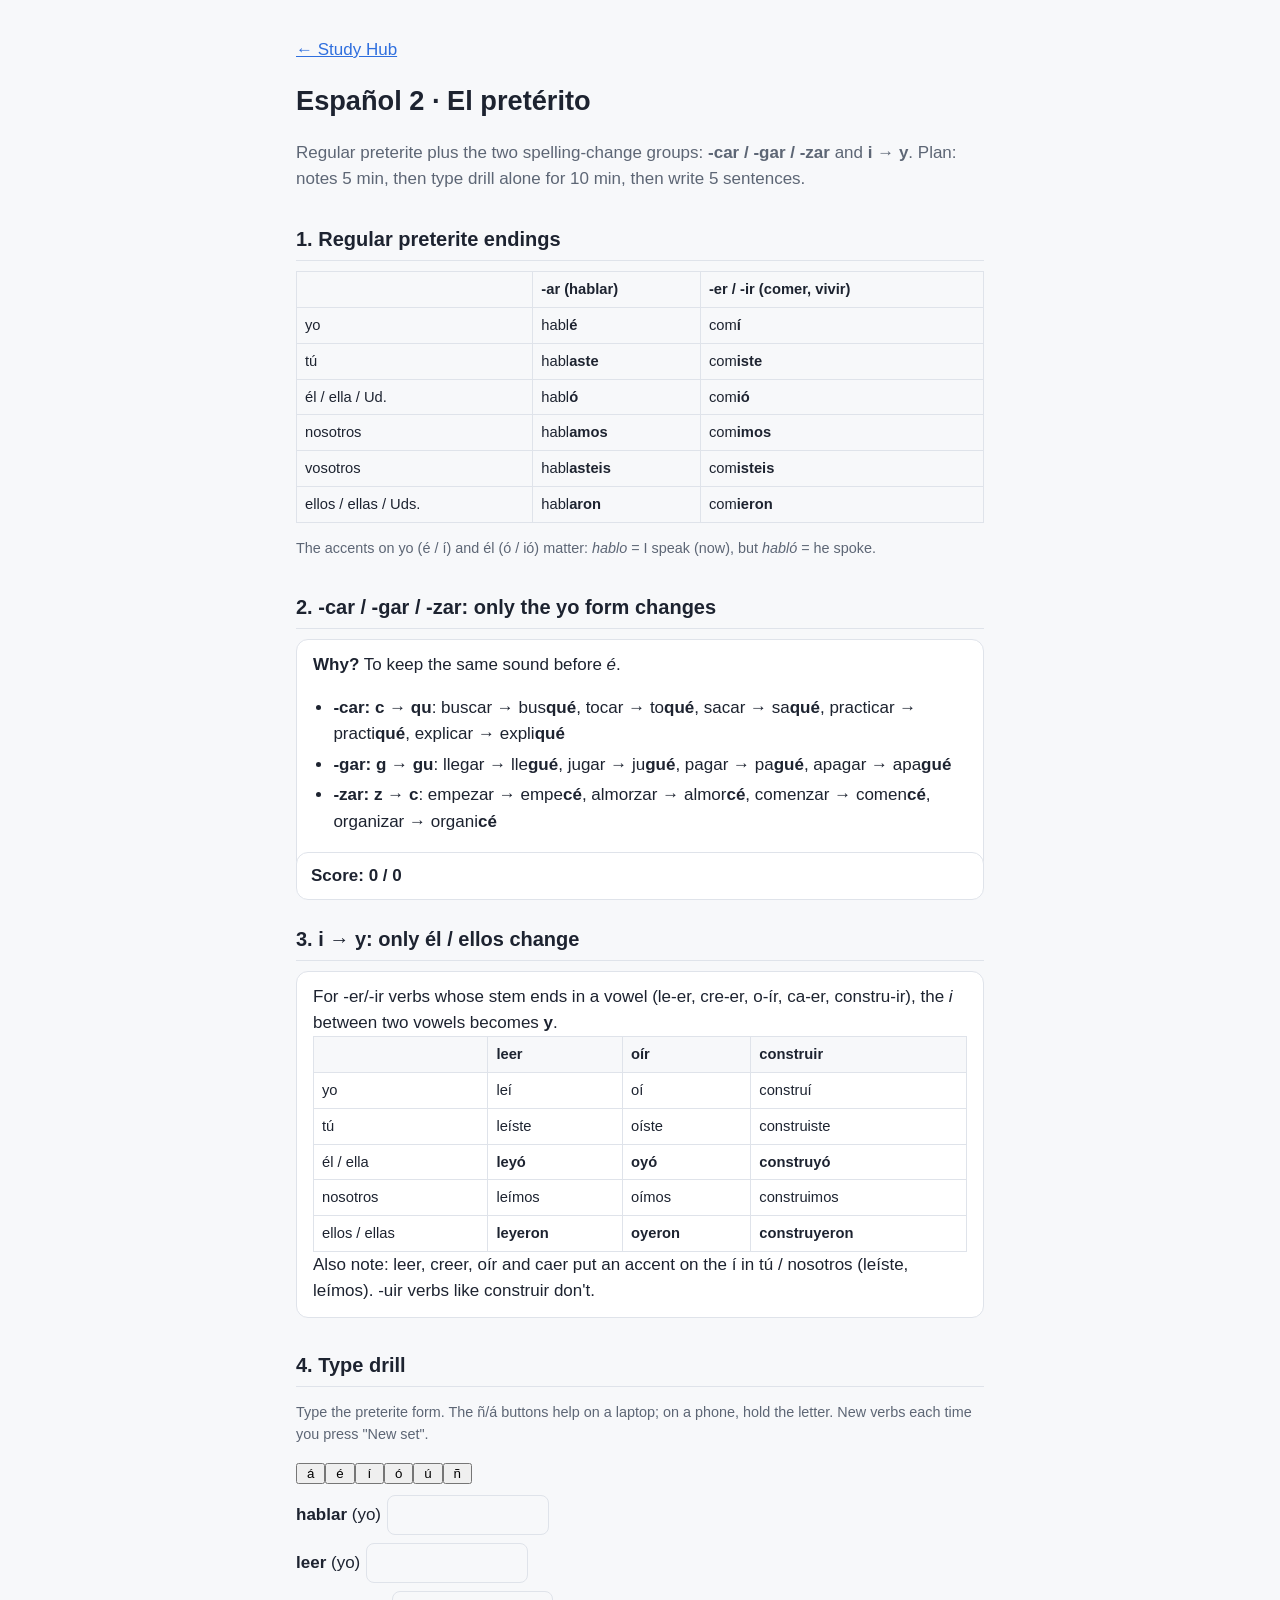
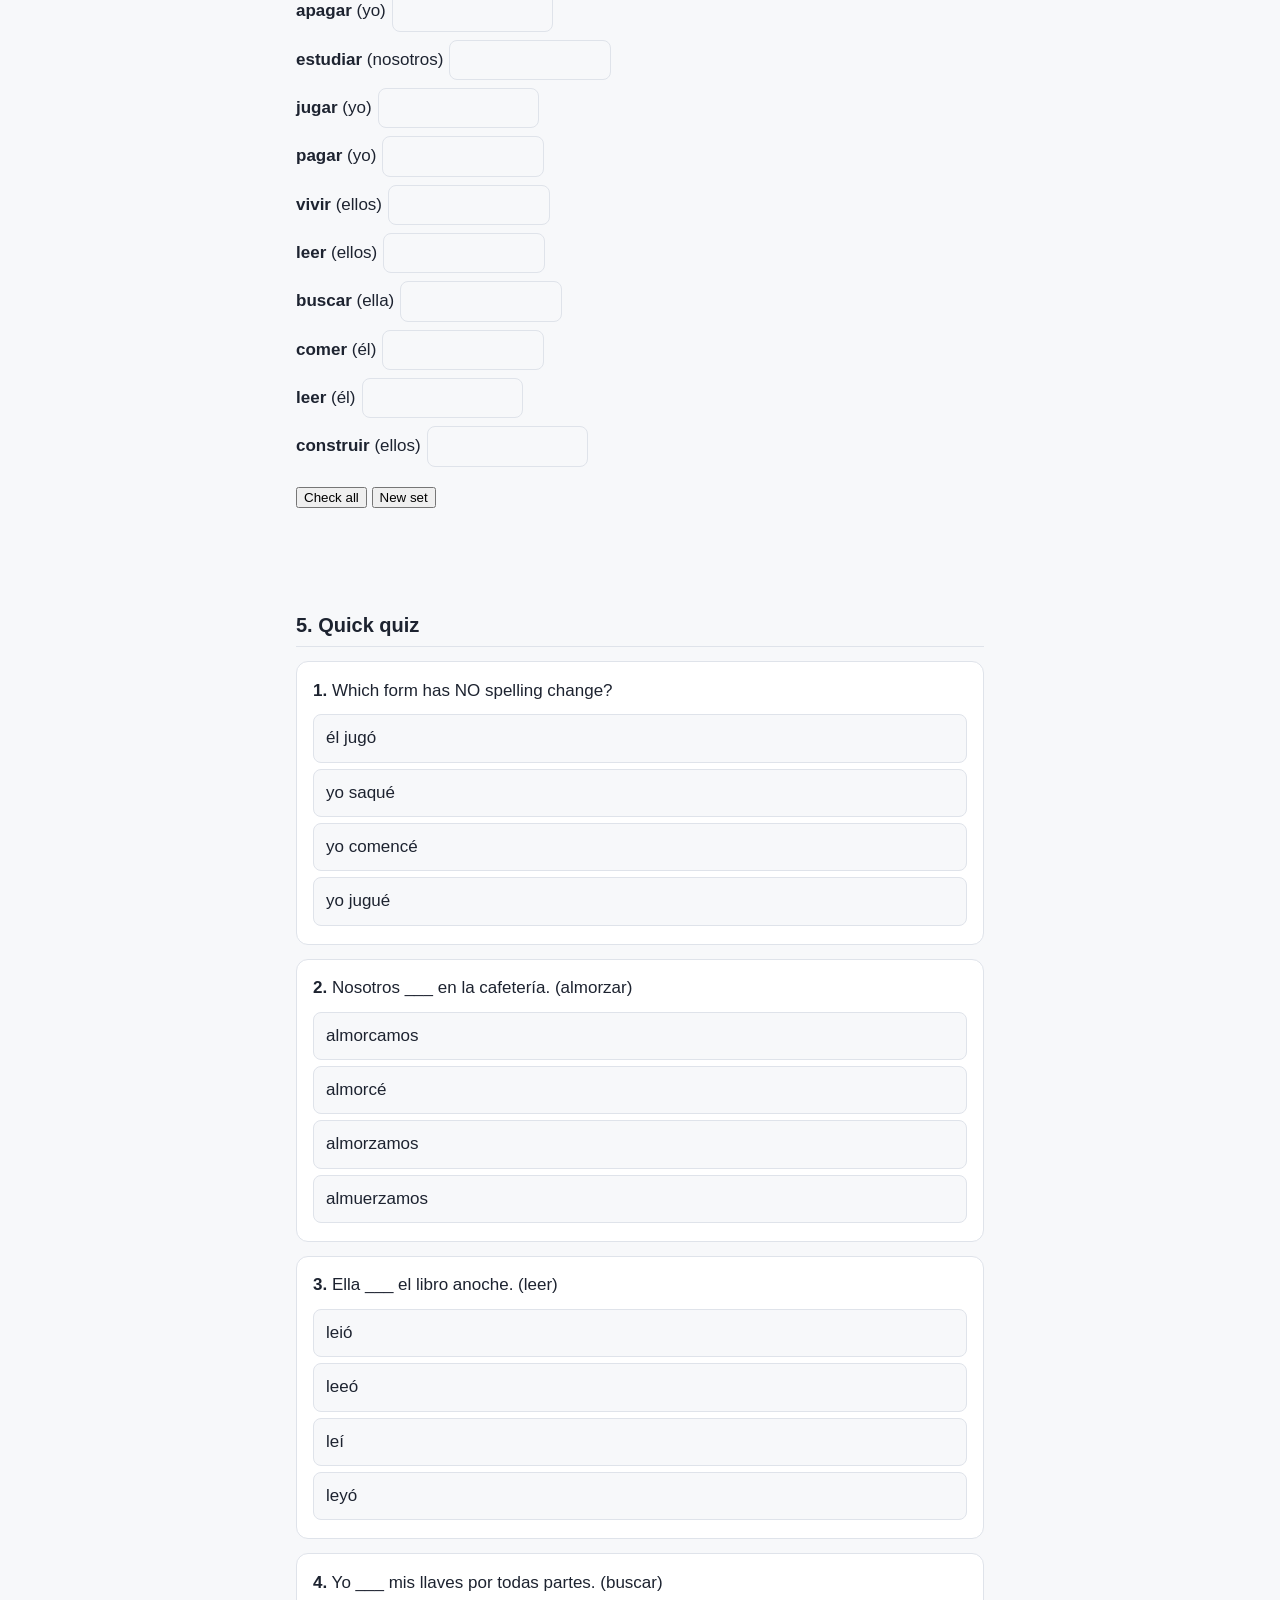
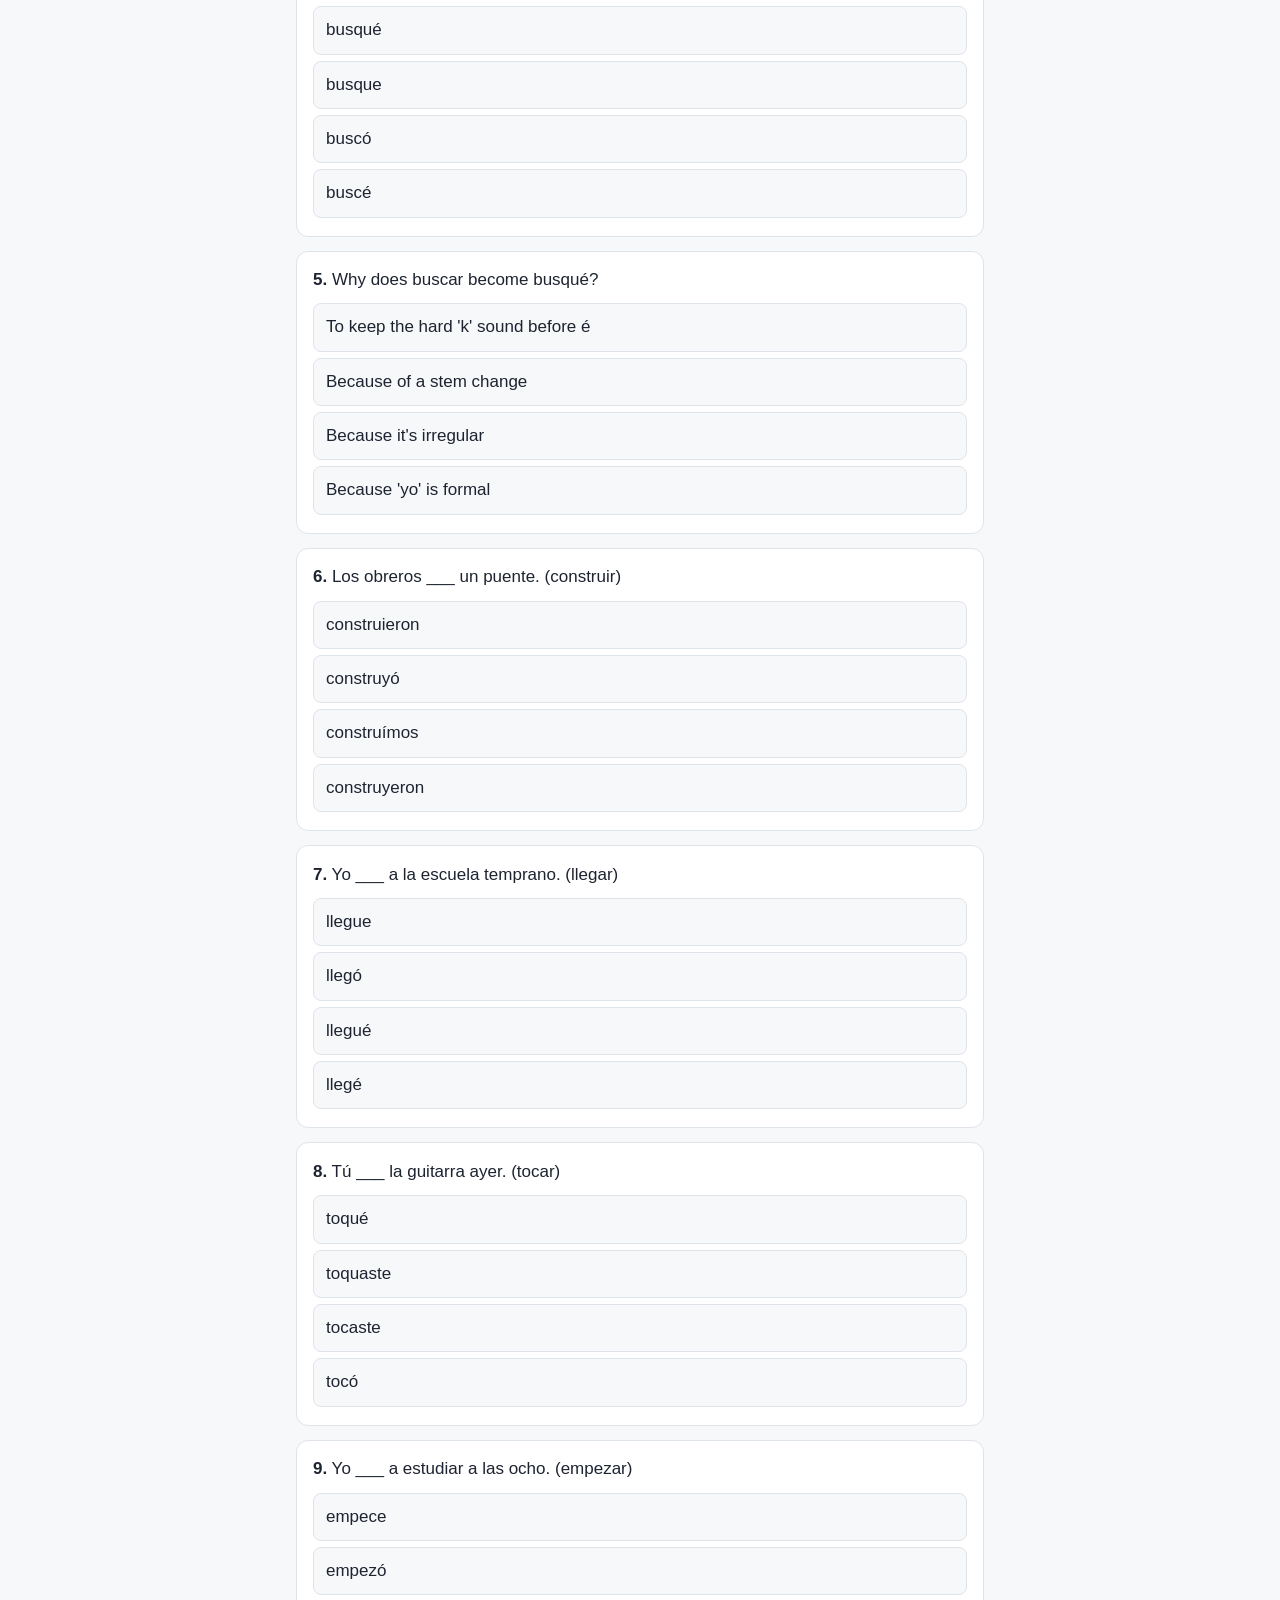
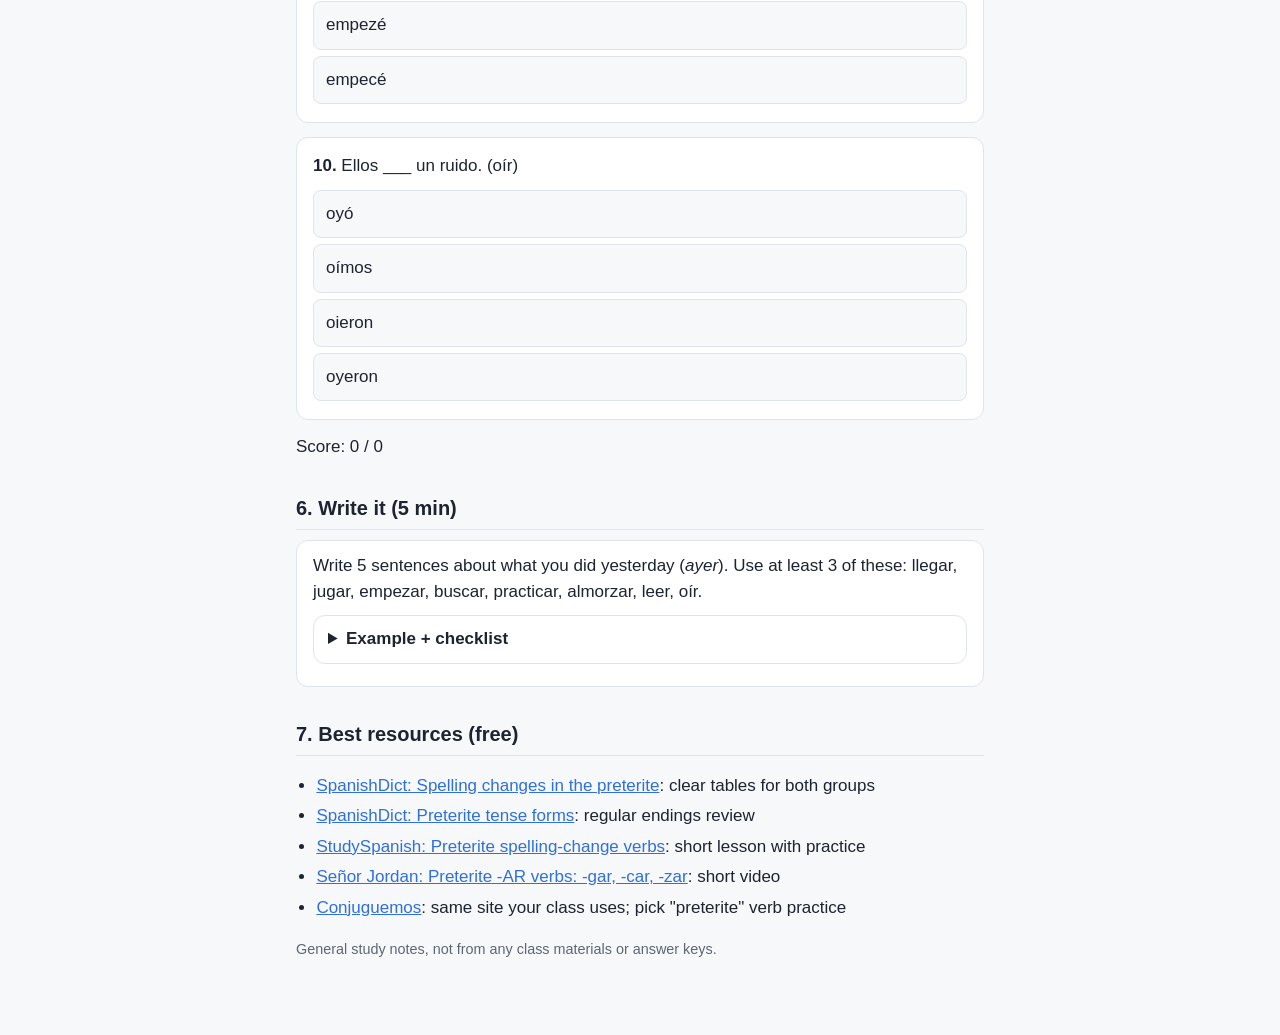
<file: spanish-preterite.html>
<!doctype html>
<html lang="en">
<head>
<meta charset="utf-8">
<meta name="viewport" content="width=device-width, initial-scale=1">
<title>Spanish Preterite</title>
<link rel="stylesheet" href="style.css">
<style>
.drill{display:flex;flex-wrap:wrap;gap:6px;align-items:center;margin:8px 0}
.drill input{font:inherit;padding:6px 8px;border-radius:8px;border:1px solid var(--line,#ccc);background:transparent;color:inherit;width:9.5em}
.drill .fb{font-size:.95em}
.keys button{min-width:2.2em}
</style>
</head>
<body>
<main>
<p><a href="index.html">← Study Hub</a></p>
<h1>Español 2 · El pretérito</h1>
<p class="lead">Regular preterite plus the two spelling-change groups: <strong>-car / -gar / -zar</strong> and <strong>i → y</strong>. Plan: notes 5 min, then type drill alone for 10 min, then write 5 sentences.</p>

<h2>1. Regular preterite endings</h2>
<table>
<tr><th></th><th>-ar (hablar)</th><th>-er / -ir (comer, vivir)</th></tr>
<tr><td>yo</td><td>habl<strong>é</strong></td><td>com<strong>í</strong></td></tr>
<tr><td>tú</td><td>habl<strong>aste</strong></td><td>com<strong>iste</strong></td></tr>
<tr><td>él / ella / Ud.</td><td>habl<strong>ó</strong></td><td>com<strong>ió</strong></td></tr>
<tr><td>nosotros</td><td>habl<strong>amos</strong></td><td>com<strong>imos</strong></td></tr>
<tr><td>vosotros</td><td>habl<strong>asteis</strong></td><td>com<strong>isteis</strong></td></tr>
<tr><td>ellos / ellas / Uds.</td><td>habl<strong>aron</strong></td><td>com<strong>ieron</strong></td></tr>
</table>
<p class="muted">The accents on yo (é / í) and él (ó / ió) matter: <em>hablo</em> = I speak (now), but <em>habló</em> = he spoke.</p>

<h2>2. -car / -gar / -zar: only the yo form changes</h2>
<div class="box">
<strong>Why?</strong> To keep the same sound before <em>é</em>.
<ul>
<li><strong>-car: c → qu</strong>: buscar → bus<strong>qué</strong>, tocar → to<strong>qué</strong>, sacar → sa<strong>qué</strong>, practicar → practi<strong>qué</strong>, explicar → expli<strong>qué</strong></li>
<li><strong>-gar: g → gu</strong>: llegar → lle<strong>gué</strong>, jugar → ju<strong>gué</strong>, pagar → pa<strong>gué</strong>, apagar → apa<strong>gué</strong></li>
<li><strong>-zar: z → c</strong>: empezar → empe<strong>cé</strong>, almorzar → almor<strong>cé</strong>, comenzar → comen<strong>cé</strong>, organizar → organi<strong>cé</strong></li>
</ul>
Every other form is regular: tú buscaste, él llegó, nosotros empezamos.
</div>

<h2>3. i → y: only él / ellos change</h2>
<div class="box">
For -er/-ir verbs whose stem ends in a vowel (le-er, cre-er, o-ír, ca-er, constru-ir), the <em>i</em> between two vowels becomes <strong>y</strong>.
<table>
<tr><th></th><th>leer</th><th>oír</th><th>construir</th></tr>
<tr><td>yo</td><td>leí</td><td>oí</td><td>construí</td></tr>
<tr><td>tú</td><td>leíste</td><td>oíste</td><td>construiste</td></tr>
<tr><td>él / ella</td><td><strong>leyó</strong></td><td><strong>oyó</strong></td><td><strong>construyó</strong></td></tr>
<tr><td>nosotros</td><td>leímos</td><td>oímos</td><td>construimos</td></tr>
<tr><td>ellos / ellas</td><td><strong>leyeron</strong></td><td><strong>oyeron</strong></td><td><strong>construyeron</strong></td></tr>
</table>
Also note: leer, creer, oír and caer put an accent on the í in tú / nosotros (leíste, leímos). -uir verbs like construir don't.
</div>

<h2>4. Type drill</h2>
<p class="muted">Type the preterite form. The ñ/á buttons help on a laptop; on a phone, hold the letter. New verbs each time you press "New set".</p>
<div class="keys"><button data-k="á">á</button><button data-k="é">é</button><button data-k="í">í</button><button data-k="ó">ó</button><button data-k="ú">ú</button><button data-k="ñ">ñ</button></div>
<div id="drill"></div>
<p><button id="check">Check all</button> <button id="again">New set</button></p>
<div id="score">Score: 0 / 0</div>

<h2>5. Quick quiz</h2>
<div id="quiz"></div>
<div id="score2">Score: 0 / 0</div>

<h2>6. Write it (5 min)</h2>
<div class="box">
Write 5 sentences about what you did yesterday (<em>ayer</em>). Use at least 3 of these: llegar, jugar, empezar, buscar, practicar, almorzar, leer, oír.
<details><summary>Example + checklist</summary>
<p><em>Ayer llegué a la escuela a las siete y media. Almorcé con mis amigas. Después practiqué tenis y jugué un partido. Por la noche leí un libro y mi hermano oyó música.</em></p>
<p><strong>Check:</strong> yo forms end in -é/-í with the spelling change (llegué, almorcé, practiqué, jugué)? Él/ella of leer/oír uses y (leyó, oyó)? Accents in place?</p></details>
</div>

<h2>7. Best resources (free)</h2>
<ul>
<li><a href="https://www.spanishdict.com/guide/spelling-changes-in-the-preterite">SpanishDict: Spelling changes in the preterite</a>: clear tables for both groups</li>
<li><a href="https://www.spanishdict.com/guide/spanish-preterite-tense-forms">SpanishDict: Preterite tense forms</a>: regular endings review</li>
<li><a href="https://studyspanish.com/lessons/pretortho">StudySpanish: Preterite spelling-change verbs</a>: short lesson with practice</li>
<li><a href="https://www.youtube.com/watch?v=JcKPo9b0IDs">Señor Jordan: Preterite -AR verbs: -gar, -car, -zar</a>: short video</li>
<li><a href="https://conjuguemos.com/">Conjuguemos</a>: same site your class uses; pick "preterite" verb practice</li>
</ul>
<p class="muted">General study notes, not from any class materials or answer keys.</p>
</main>
<script>
const V=[
 ["buscar","yo","busqué"],["tocar","yo","toqué"],["sacar","yo","saqué"],["practicar","yo","practiqué"],["explicar","yo","expliqué"],
 ["llegar","yo","llegué"],["jugar","yo","jugué"],["pagar","yo","pagué"],["apagar","yo","apagué"],
 ["empezar","yo","empecé"],["almorzar","yo","almorcé"],["comenzar","yo","comencé"],["organizar","yo","organicé"],
 ["buscar","ella","buscó"],["llegar","tú","llegaste"],["empezar","nosotros","empezamos"],["jugar","ellos","jugaron"],["practicar","tú","practicaste"],
 ["leer","él","leyó"],["leer","ellos","leyeron"],["leer","yo","leí"],["leer","tú","leíste"],
 ["creer","ella","creyó"],["creer","ustedes","creyeron"],["oír","él","oyó"],["oír","ellas","oyeron"],["oír","nosotros","oímos"],
 ["caer","ella","cayó"],["construir","ellos","construyeron"],["construir","él","construyó"],
 ["hablar","yo","hablé"],["comer","él","comió"],["vivir","ellos","vivieron"],["estudiar","nosotros","estudiamos"],["escribir","tú","escribiste"]
];
const shuffle=a=>{for(let i=a.length-1;i>0;i--){const j=Math.floor(Math.random()*(i+1));[a[i],a[j]]=[a[j],a[i]]}return a};
const strip=s=>s.normalize('NFD').replace(/[̀-ͯ]/g,'');
let last=null;
document.addEventListener('focusin',e=>{if(e.target.tagName==='INPUT')last=e.target});
document.querySelectorAll('.keys button').forEach(b=>b.onclick=()=>{if(!last)return;const p=last.selectionStart??last.value.length;last.value=last.value.slice(0,p)+b.dataset.k+last.value.slice(p);last.focus();last.setSelectionRange(p+1,p+1)});
function build(){
 const d=document.getElementById('drill');d.innerHTML='';
 shuffle(V.slice()).slice(0,12).forEach(([v,p,a])=>{
  const r=document.createElement('div');r.className='drill';
  r.innerHTML=`<span><strong>${v}</strong> (${p})</span><input autocomplete="off" autocapitalize="off" spellcheck="false"><span class="fb"></span>`;
  r.dataset.a=a;d.appendChild(r);
 });
 document.getElementById('score').textContent='Score: 0 / 0';
}
document.getElementById('check').onclick=()=>{
 let ok=0,n=0;
 document.querySelectorAll('#drill .drill').forEach(r=>{
  const x=r.querySelector('input').value.trim().toLowerCase(),a=r.dataset.a,fb=r.querySelector('.fb');
  if(!x){fb.textContent='';return}n++;
  if(x===a){ok++;fb.textContent='✓'}
  else if(strip(x)===strip(a)){fb.textContent='almost: check the accent → '+a}
  else fb.textContent='✗ → '+a;
 });
 document.getElementById('score').textContent=`Score: ${ok} / ${n}`;
};
document.getElementById('again').onclick=build;
build();

const Q=[
 ["Yo ___ a la escuela temprano. (llegar)",["llegué","llegé","llegó","llegue"],0,"-gar: g → gu in the yo form, with an accent: llegué."],
 ["Ella ___ el libro anoche. (leer)",["leyó","leió","leí","leeó"],0,"i → y between vowels in él/ella: leyó."],
 ["Yo ___ a estudiar a las ocho. (empezar)",["empecé","empezé","empezó","empece"],0,"-zar: z → c before é: empecé."],
 ["Tú ___ la guitarra ayer. (tocar)",["tocaste","toquaste","toqué","tocó"],0,"The spelling change is only in yo. Tú is regular: tocaste."],
 ["Ellos ___ un ruido. (oír)",["oyeron","oieron","oyó","oímos"],0,"i → y in ellos: oyeron."],
 ["Yo ___ mis llaves por todas partes. (buscar)",["busqué","buscé","buscó","busque"],0,"-car: c → qu before é: busqué."],
 ["Nosotros ___ en la cafetería. (almorzar)",["almorzamos","almorcamos","almorcé","almuerzamos"],0,"Only yo changes: nosotros almorzamos (regular, no stem change in the preterite)."],
 ["Which form has NO spelling change?",["él jugó","yo jugué","yo saqué","yo comencé"],0,"-car/-gar/-zar change only in yo; él jugó is regular."],
 ["Why does buscar become busqué?",["To keep the hard 'k' sound before é","Because it's irregular","Because of a stem change","Because 'yo' is formal"],0,"'cé' would sound like 'say'; 'qué' keeps the 'k' sound."],
 ["Los obreros ___ un puente. (construir)",["construyeron","construieron","construyó","construímos"],0,"-uir verbs also use y in él/ellos: construyeron."]
];
let right=0,done=0;
const quiz=document.getElementById('quiz'),s2=document.getElementById('score2');
shuffle(Q.slice()).forEach((q,n)=>{
 const d=document.createElement('div');d.className='q';
 d.innerHTML=`<p><strong>${n+1}.</strong> ${q[0]}</p>`;
 const opts=shuffle(q[1].map((t,i)=>({t,ok:i===q[2]})));
 opts.forEach(o=>{
  const b=document.createElement('button');b.textContent=o.t;
  b.onclick=()=>{
   if(d.classList.contains('done'))return;
   d.classList.add('done');done++;
   if(o.ok){right++;b.classList.add('right')}else{b.classList.add('wrong');
    [...d.querySelectorAll('button')].forEach((x,k)=>{if(opts[k].ok)x.classList.add('right')})}
   s2.textContent=`Score: ${right} / ${done}`+(done===Q.length?`  ·  ${Math.round(100*right/done)}%`:'');
  };
  d.appendChild(b);
 });
 const w=document.createElement('div');w.className='why';w.textContent='Why: '+q[3];d.appendChild(w);
 quiz.appendChild(d);
});
</script>
</body>
</html>
</file>
<file: style.css>
:root{--bg:#f7f8fa;--fg:#1d2330;--muted:#5d6675;--card:#fff;--line:#dfe3ea;--accent:#2f6fde;--ok:#1f8a4c;--okbg:#e6f5ec;--bad:#c23b3b;--badbg:#fbeaea}
@media (prefers-color-scheme:dark){:root{--bg:#14171d;--fg:#e8ebf0;--muted:#9aa3b2;--card:#1d222b;--line:#2f3642;--accent:#6aa0ff;--ok:#5fd08e;--okbg:#18382a;--bad:#ff8a8a;--badbg:#3d1d1f}}
*{box-sizing:border-box}
body{margin:0;background:var(--bg);color:var(--fg);font:17px/1.55 -apple-system,BlinkMacSystemFont,"Segoe UI",Roboto,sans-serif}
main{max-width:720px;margin:0 auto;padding:20px 16px 60px}
h1{font-size:1.7rem;margin:.2em 0}
h2{font-size:1.25rem;margin:1.6em 0 .5em;border-bottom:1px solid var(--line);padding-bottom:.25em}
h3{font-size:1.05rem;margin:1.2em 0 .3em}
a{color:var(--accent)}
.lead{color:var(--muted)}
.muted{color:var(--muted);font-size:.9rem}
.card{display:block;background:var(--card);border:1px solid var(--line);border-radius:12px;padding:14px 16px;margin:10px 0;text-decoration:none;color:var(--fg)}
.card span{display:block;color:var(--muted);font-size:.9rem}
.box{background:var(--card);border:1px solid var(--line);border-radius:12px;padding:12px 16px;margin:10px 0}
table{border-collapse:collapse;width:100%;font-size:.92rem}
th,td{border:1px solid var(--line);padding:6px 8px;text-align:left;vertical-align:top}
th{background:var(--bg)}
code,.mono{font-family:ui-monospace,Menlo,monospace;font-size:.95em}
.q{background:var(--card);border:1px solid var(--line);border-radius:12px;padding:12px 16px;margin:14px 0}
.q p{margin:.2em 0 .6em}
.q button{display:block;width:100%;text-align:left;margin:6px 0;padding:10px 12px;border:1px solid var(--line);border-radius:8px;background:var(--bg);color:var(--fg);font:inherit;cursor:pointer}
.q button.right{border-color:var(--ok);background:var(--okbg)}
.q button.wrong{border-color:var(--bad);background:var(--badbg)}
.why{display:none;margin-top:8px;font-size:.93rem;color:var(--muted)}
.q.done .why{display:block}
#score{position:sticky;bottom:0;background:var(--card);border:1px solid var(--line);border-radius:12px;padding:10px 14px;margin-top:20px;font-weight:600}
details{background:var(--card);border:1px solid var(--line);border-radius:12px;padding:10px 14px;margin:10px 0}
summary{cursor:pointer;font-weight:600}
ul{padding-left:1.2em}
li{margin:.25em 0}
</file>
